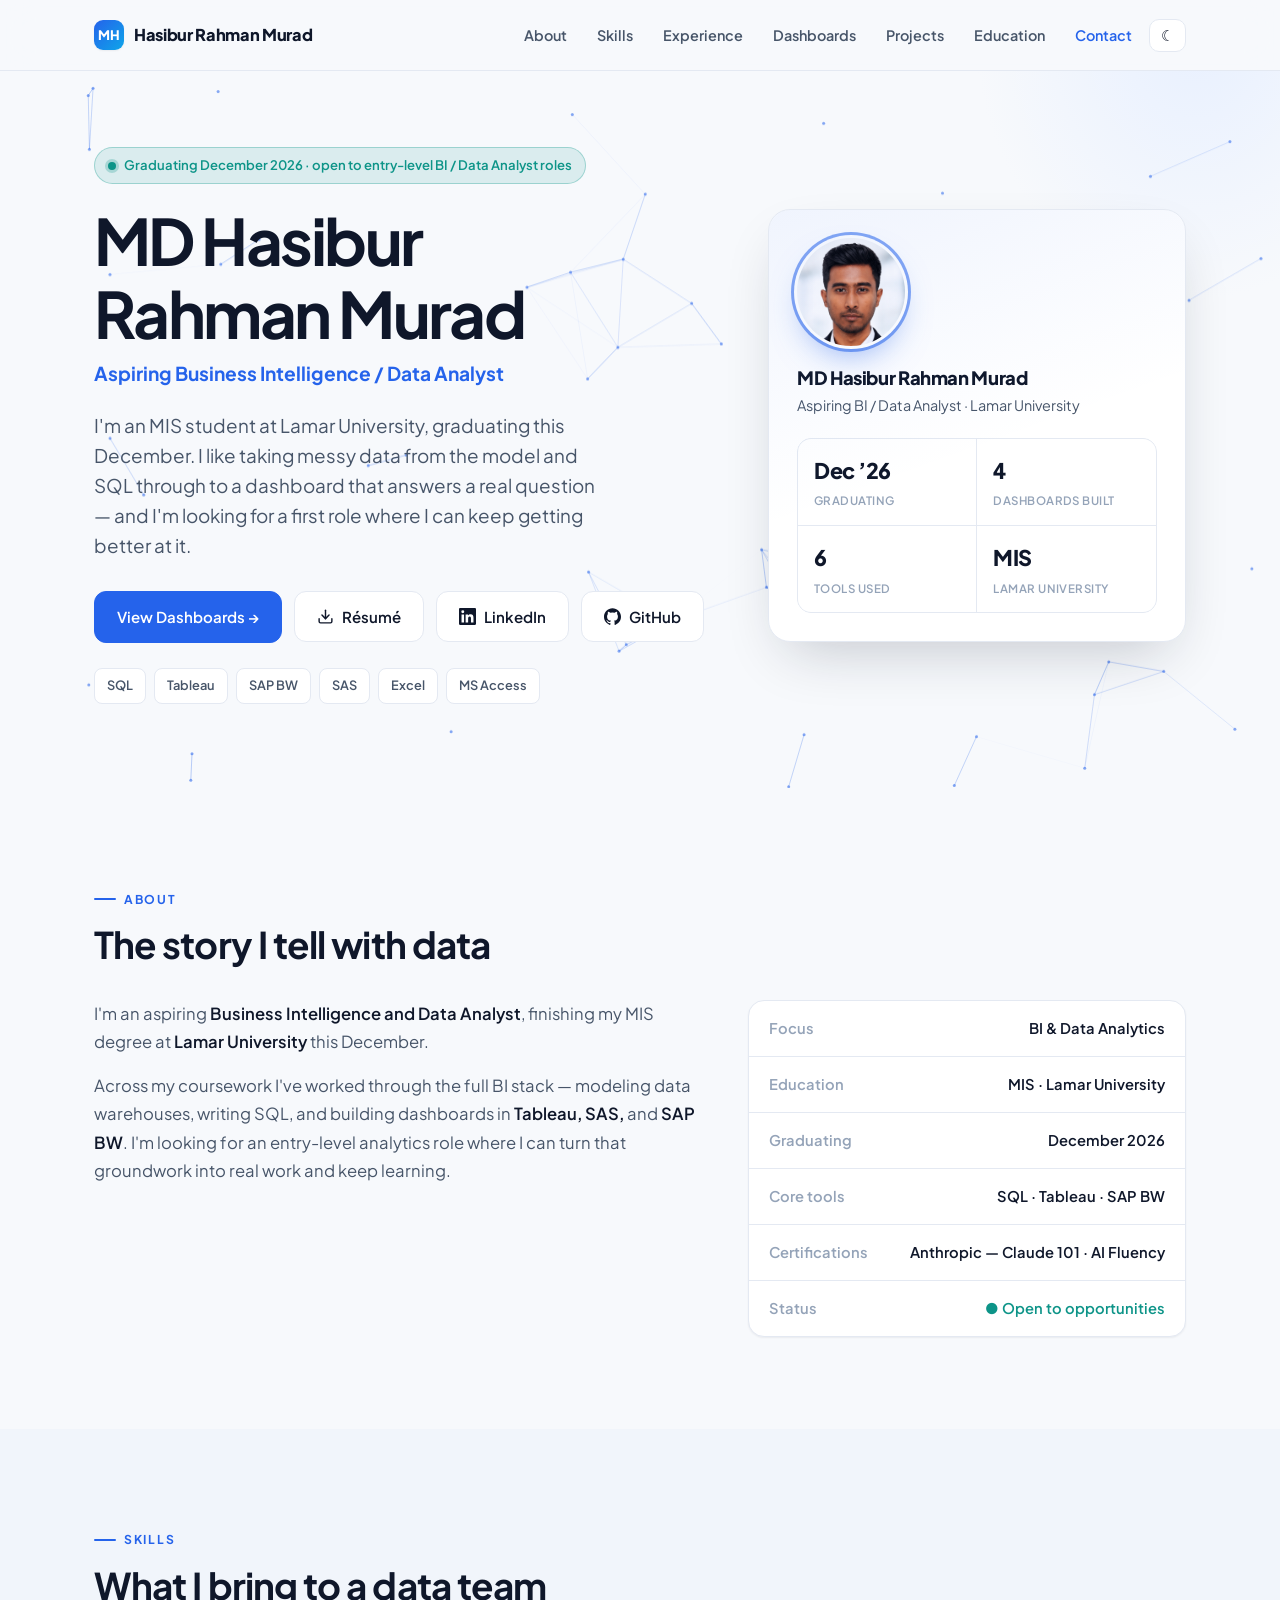
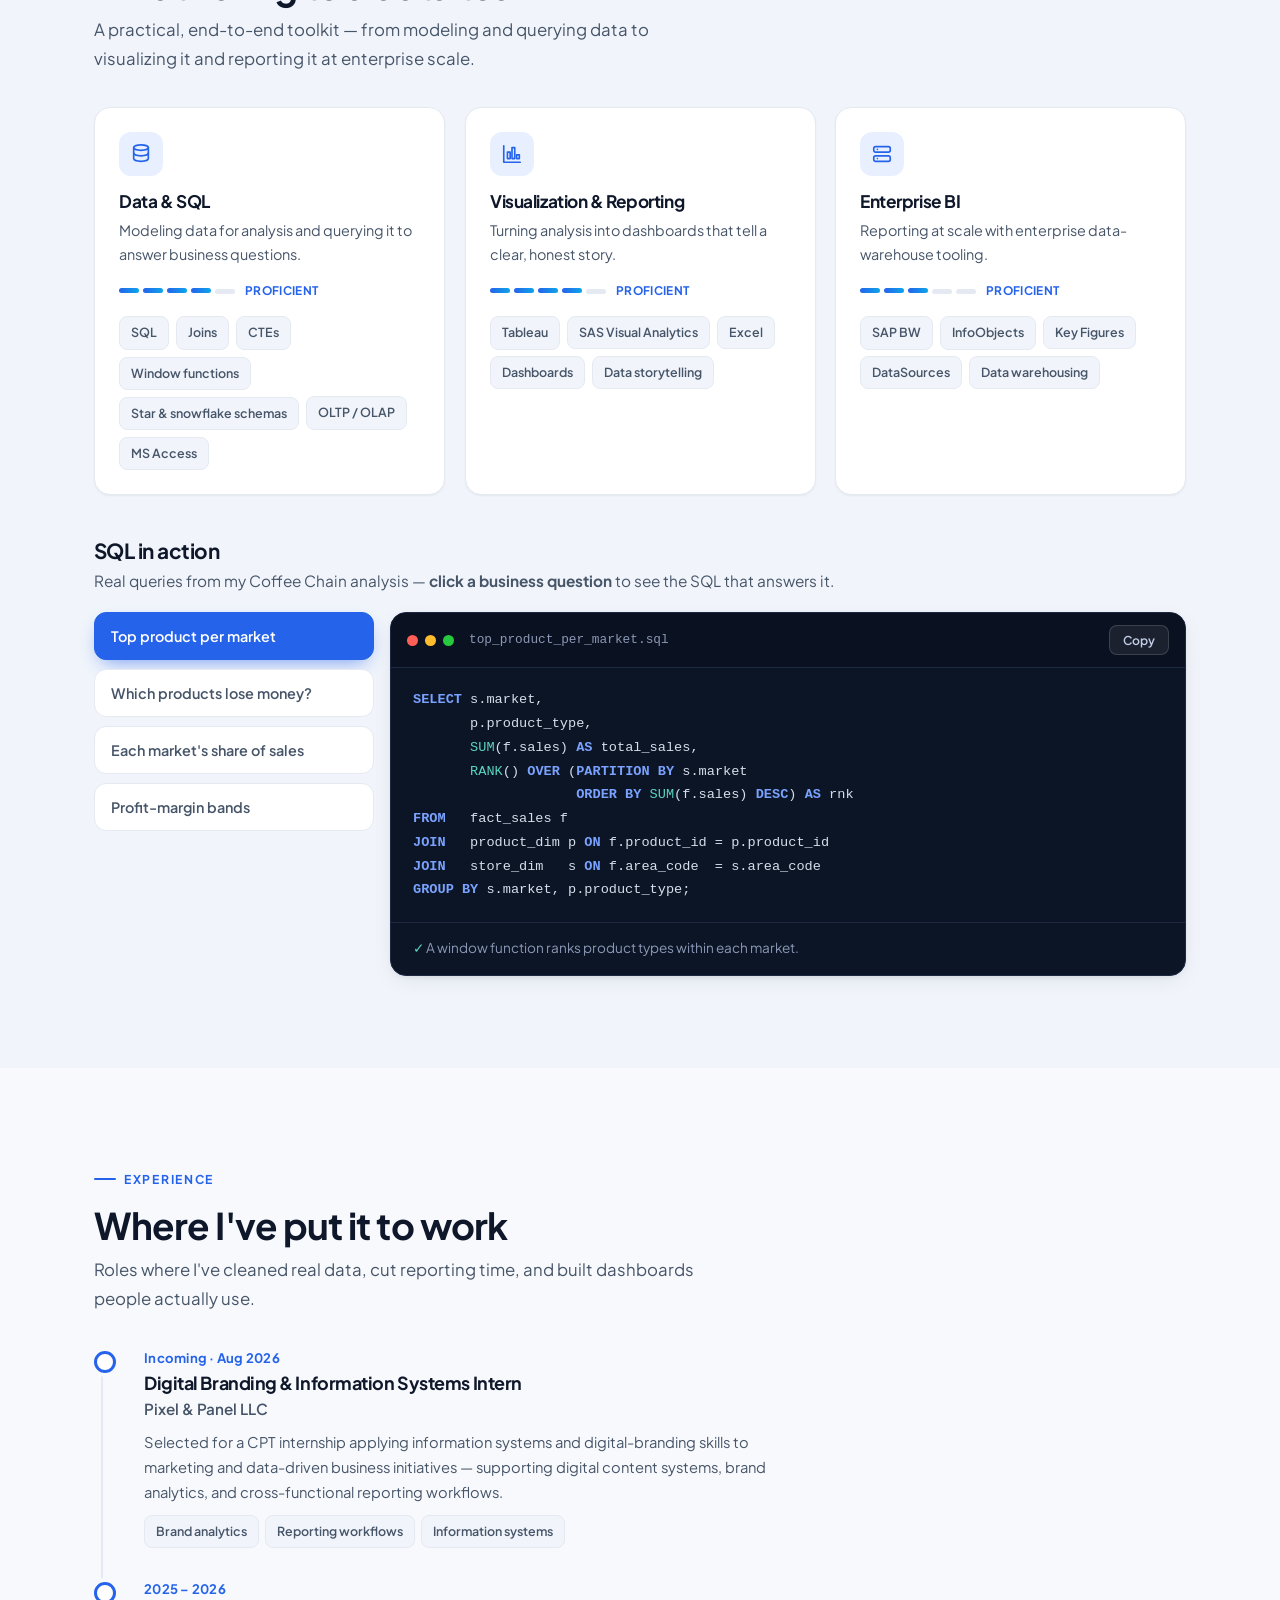
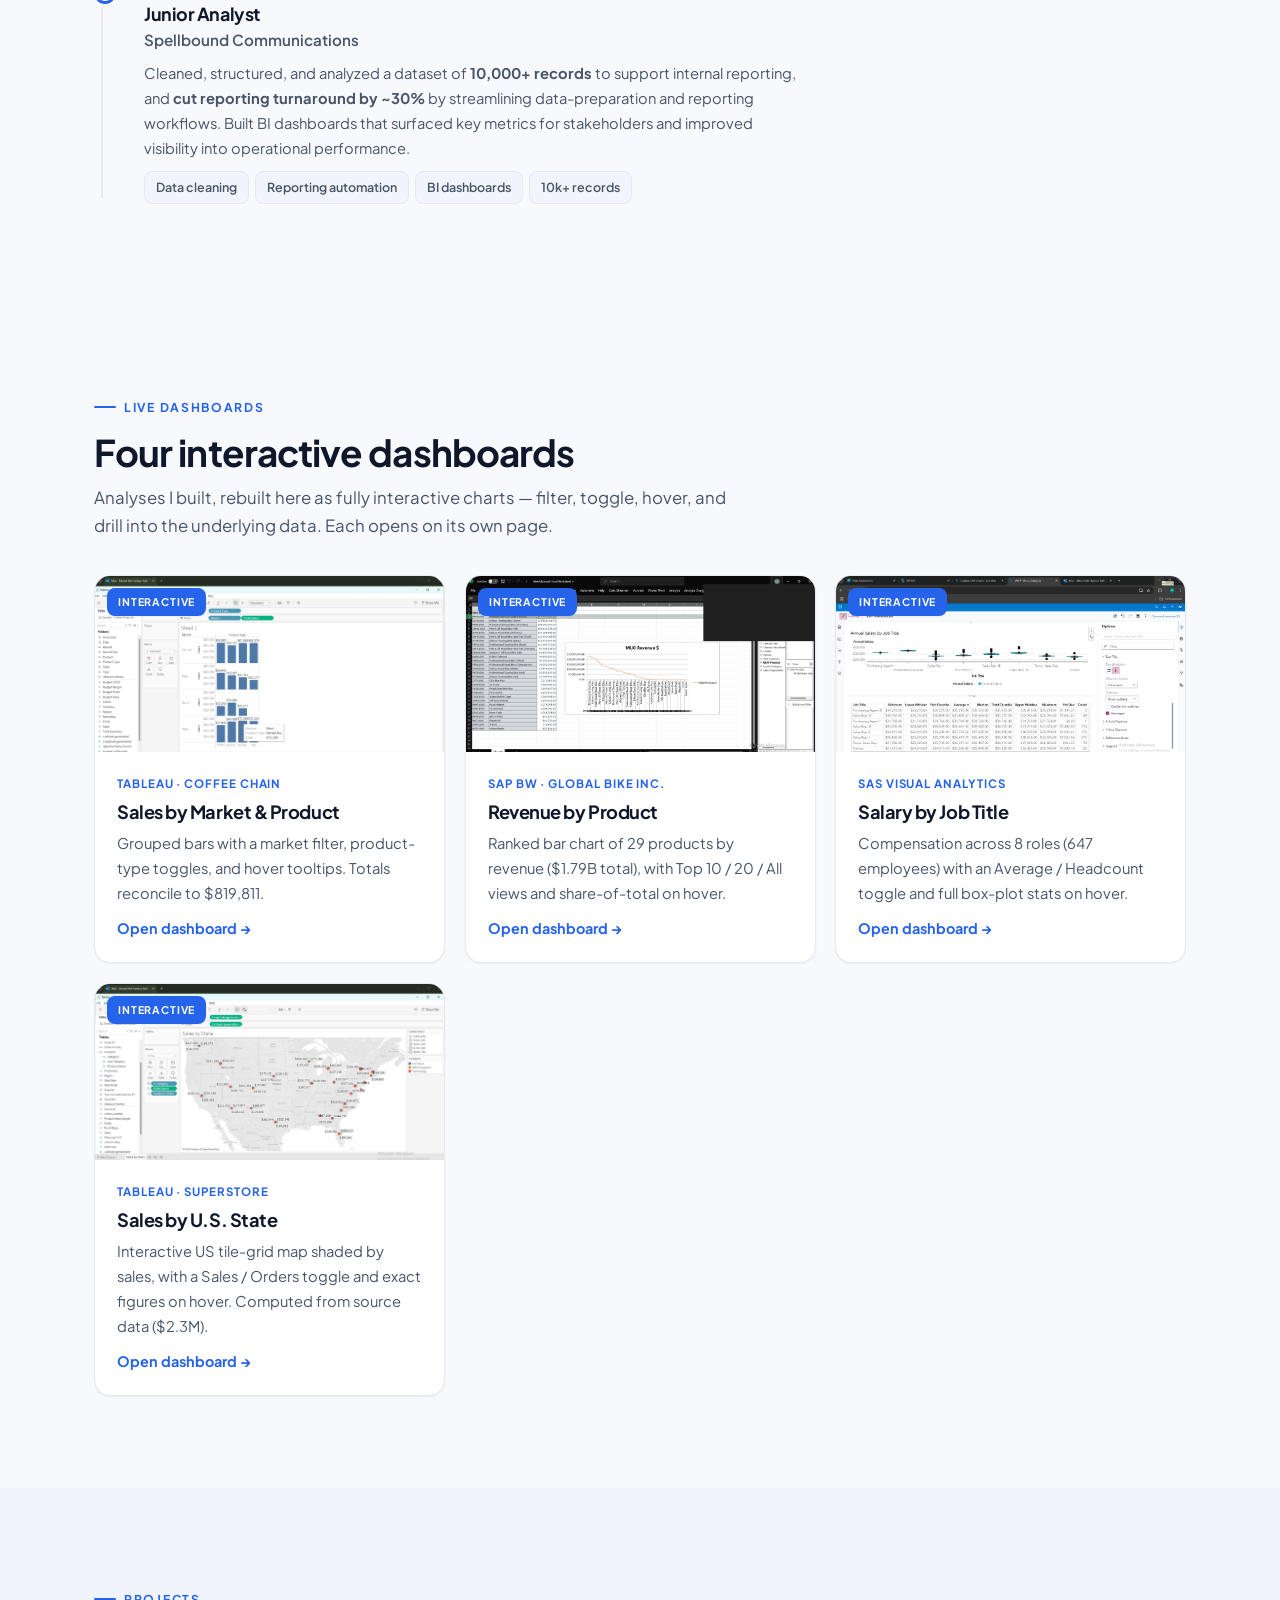
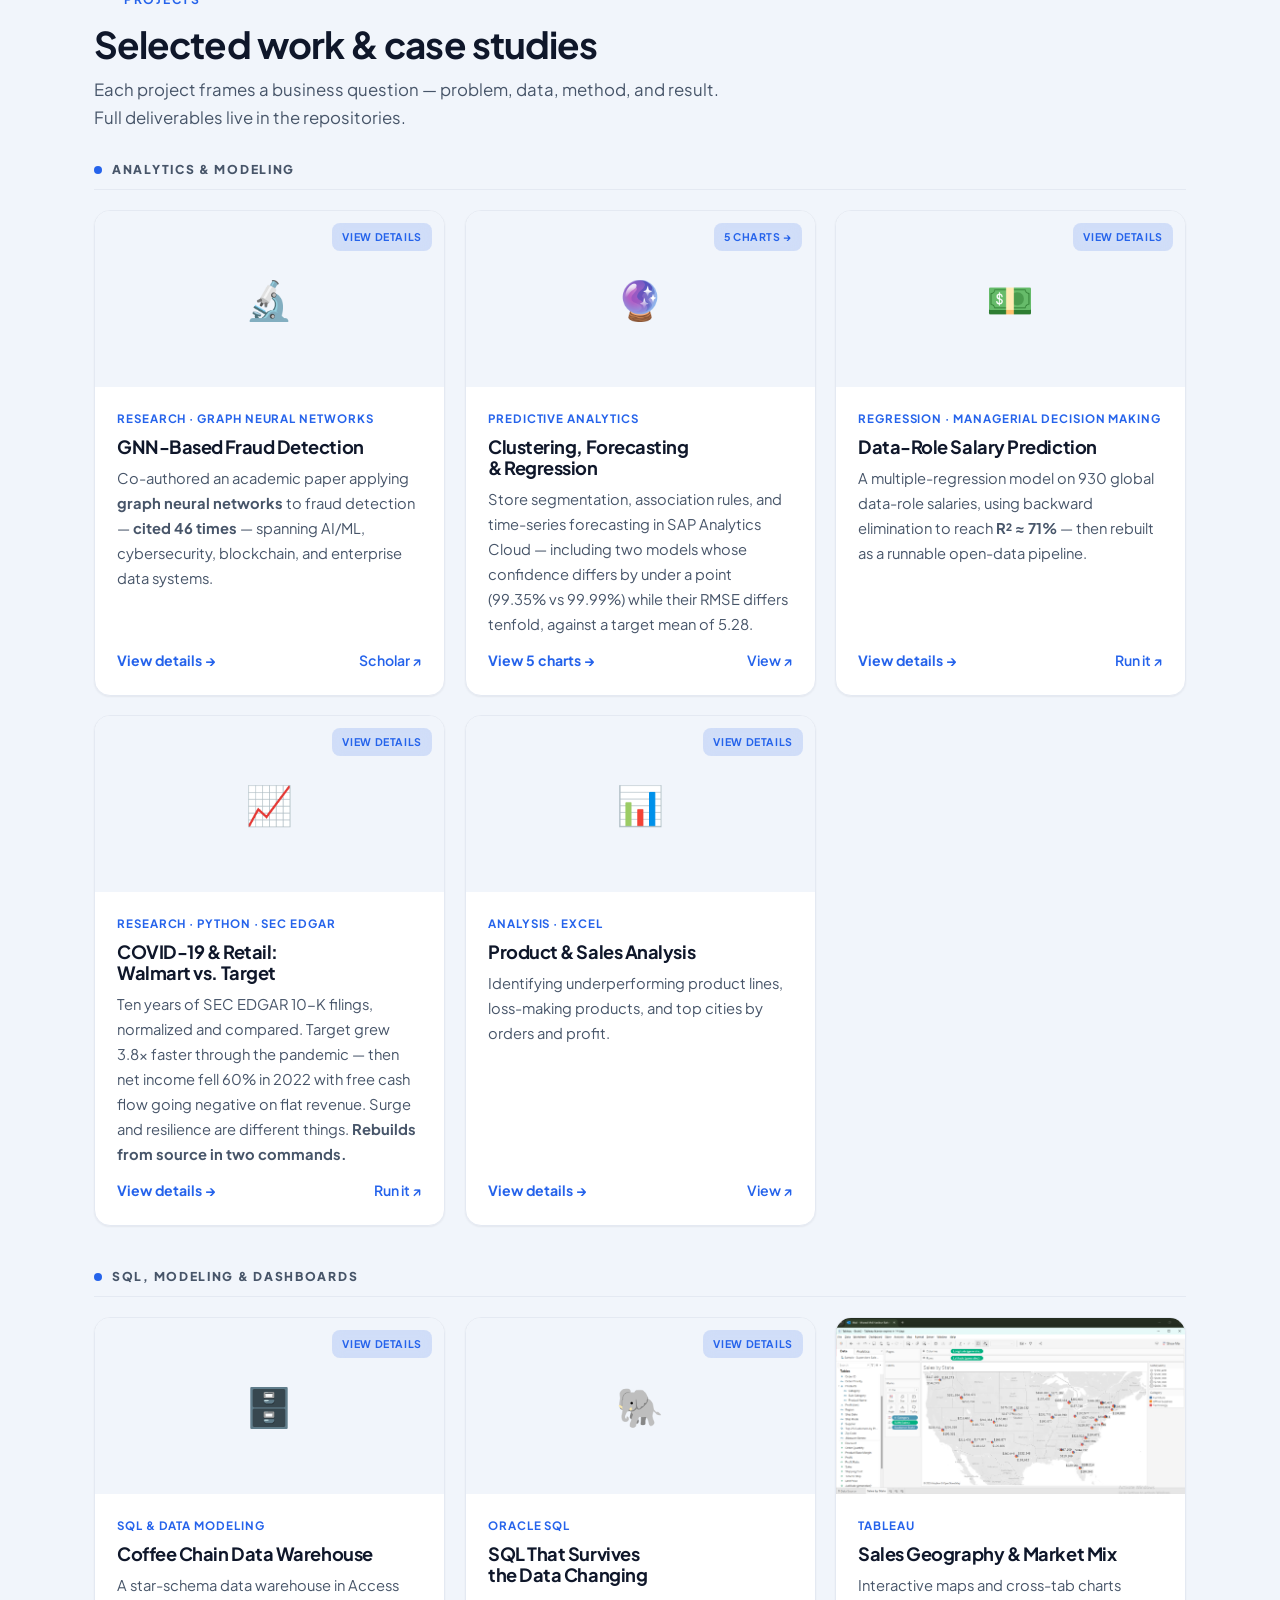
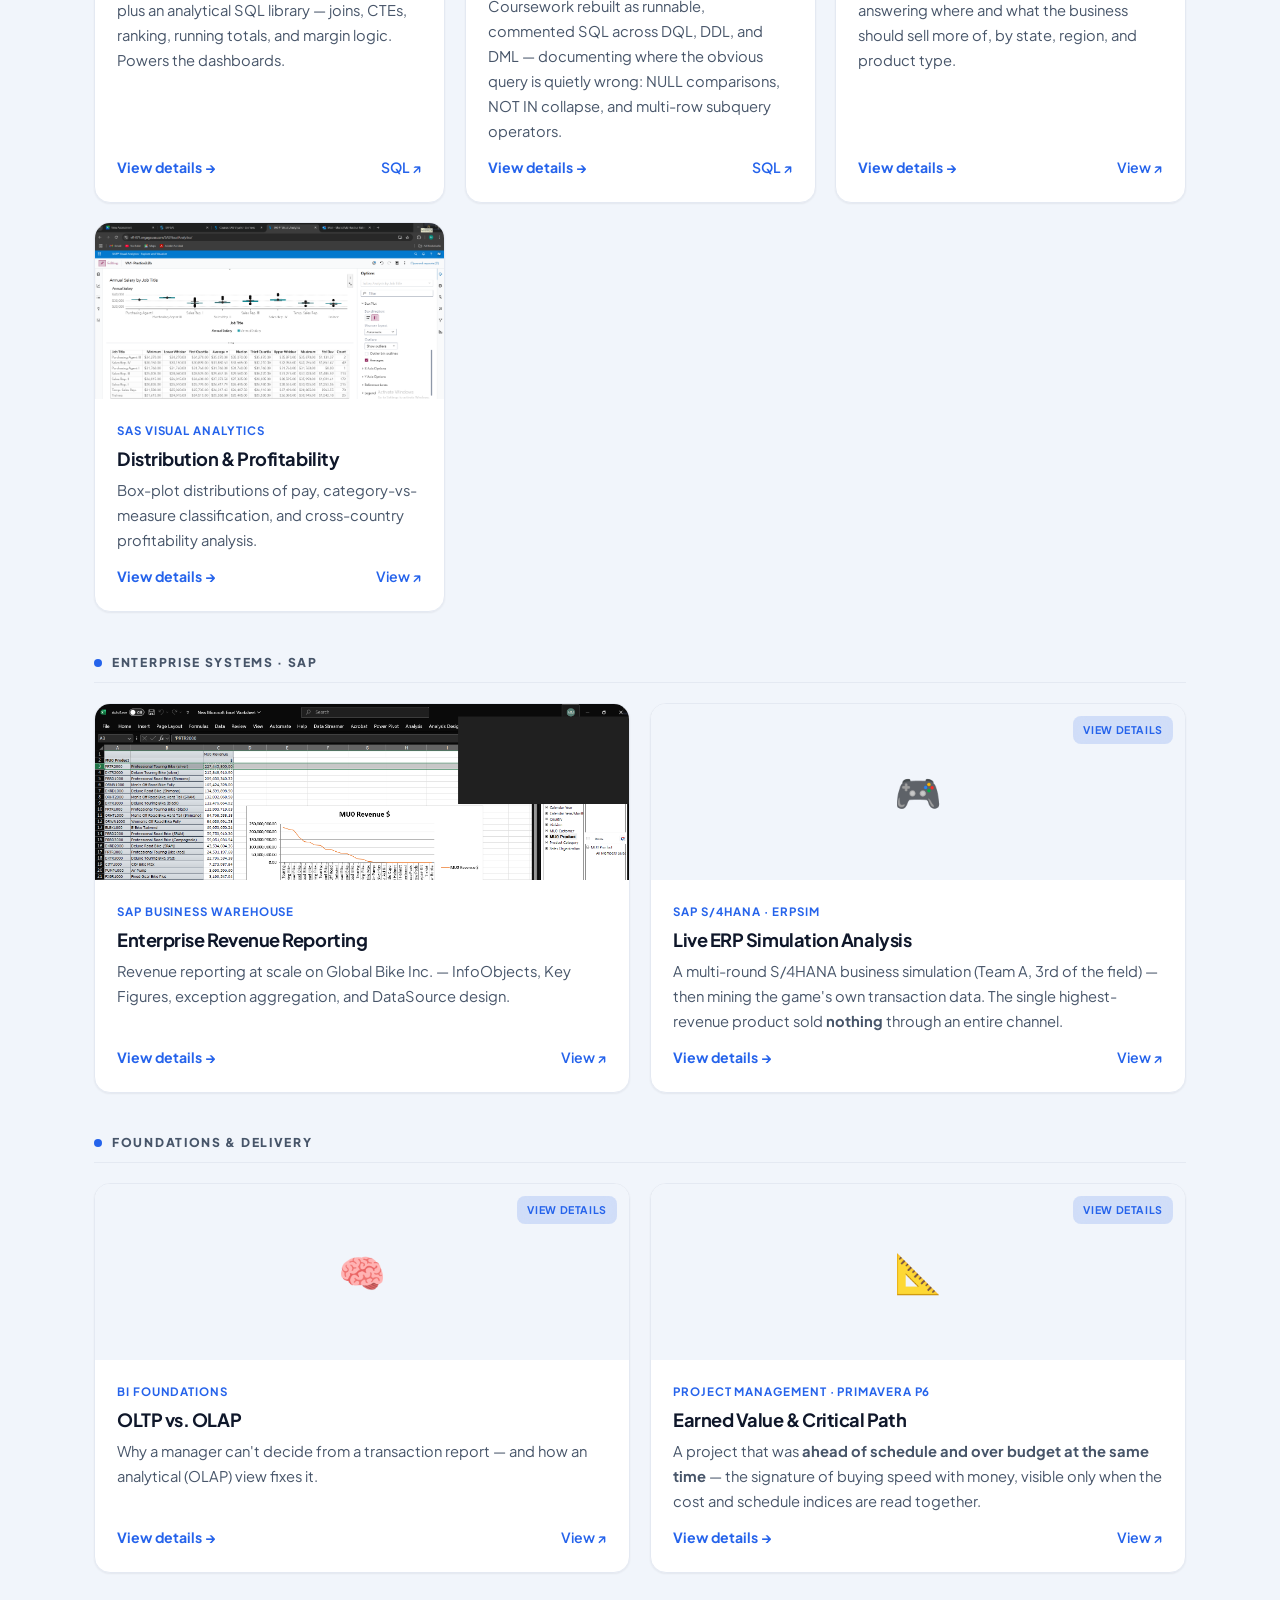
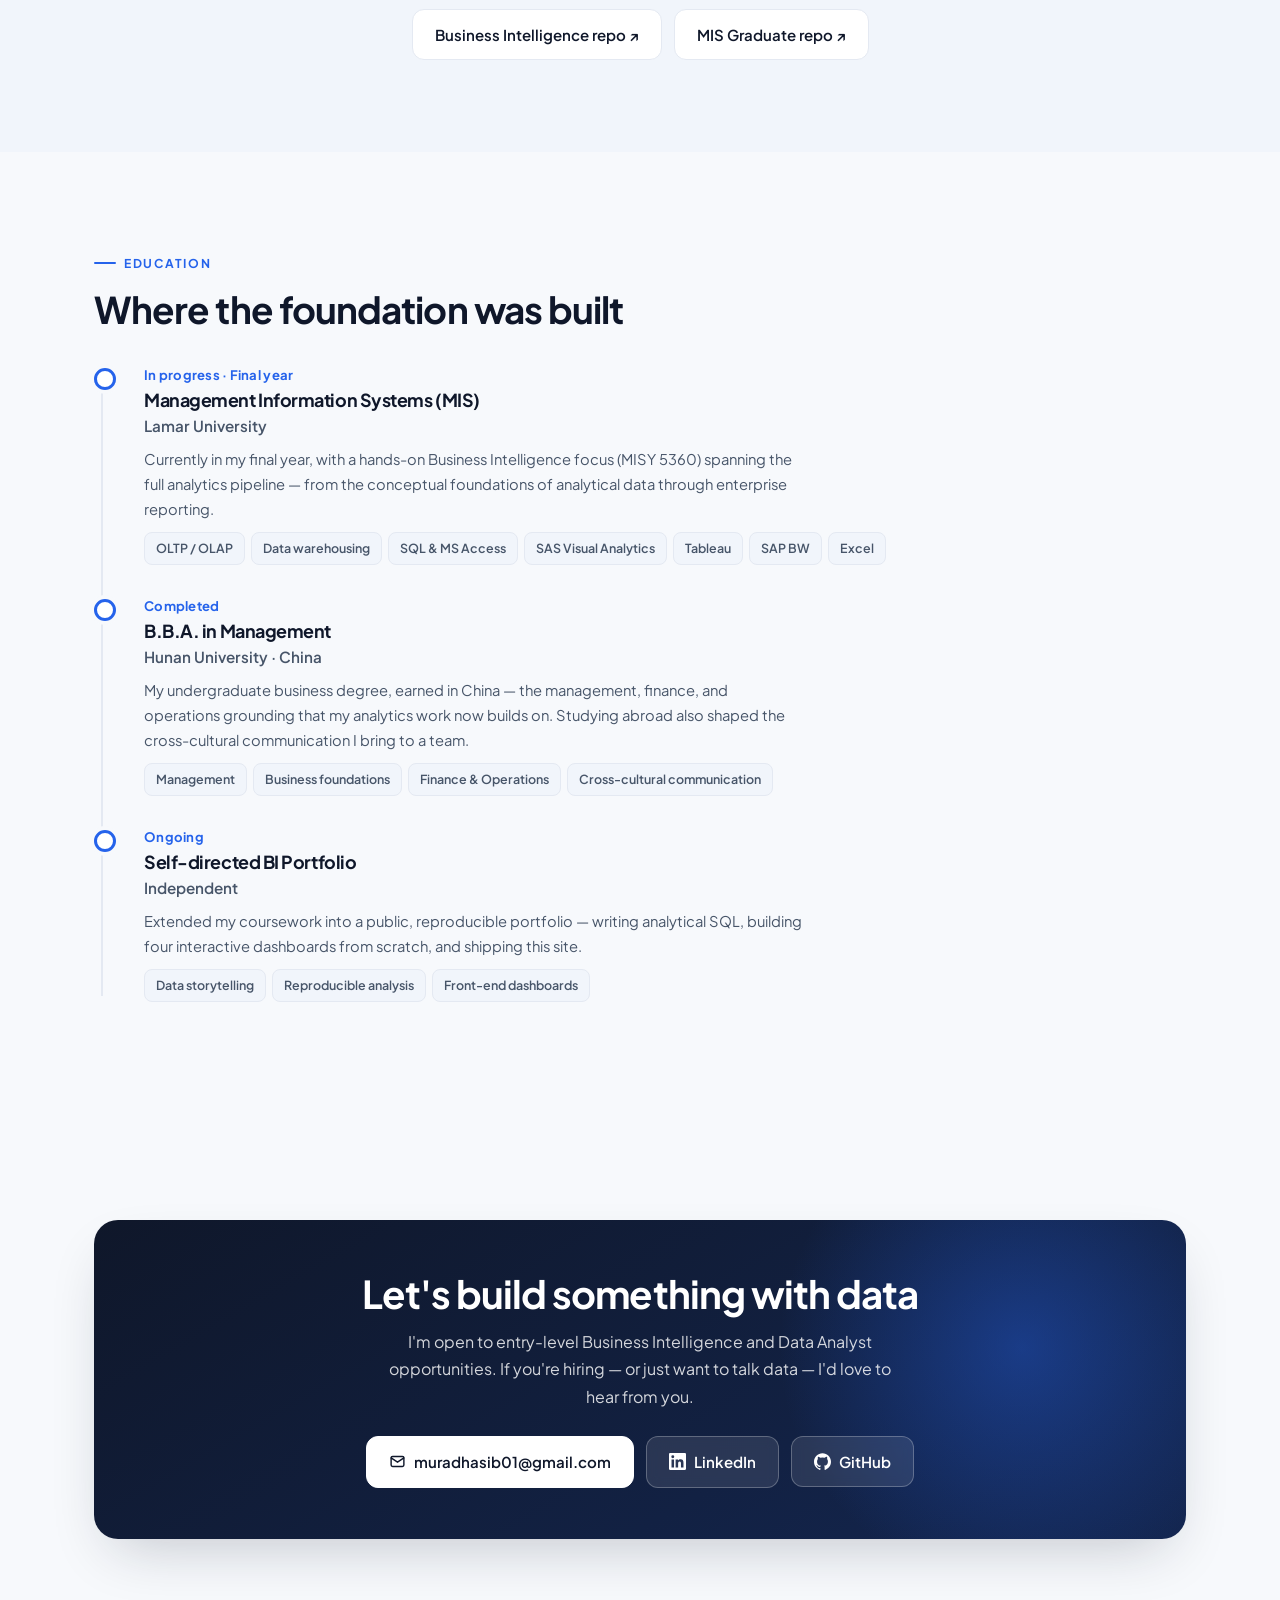
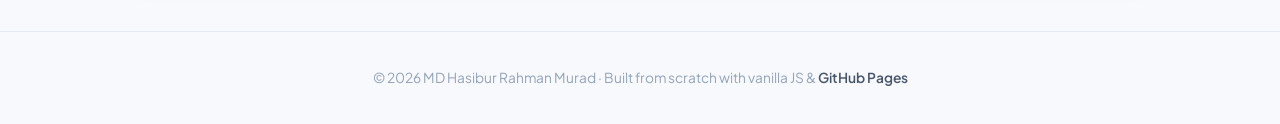
<file: index.html>
<!DOCTYPE html>
<html lang="en" data-theme="light">
<head>
<meta charset="UTF-8">
<meta name="viewport" content="width=device-width, initial-scale=1.0">
<title>MD Hasibur Rahman Murad — Business Intelligence & Data Analyst</title>
<meta name="description" content="Portfolio of MD Hasibur Rahman Murad — aspiring Business Intelligence / Data Analyst. Four interactive dashboards, SQL & dimensional modeling, Tableau, SAS, and SAP BW.">
<link rel="preconnect" href="https://fonts.googleapis.com">
<link rel="preconnect" href="https://fonts.gstatic.com" crossorigin>
<link href="https://fonts.googleapis.com/css2?family=Plus+Jakarta+Sans:wght@400;500;600;700;800&display=swap" rel="stylesheet">
<link rel="stylesheet" href="style.css">
</head>
<body>
<div id="progress"></div>

<nav><div class="nav-inner">
  <span class="brand"><span class="mono-mark">MH</span> Hasibur Rahman Murad</span>
  <div class="nav-links">
    <a href="#about">About</a>
    <a href="#skills">Skills</a>
    <a href="#experience">Experience</a>
    <a href="#dashboards">Dashboards</a>
    <a href="#projects">Projects</a>
    <a href="#education">Education</a>
    <a href="#contact">Contact</a>
    <button class="menubtn" id="menuBtn" aria-label="Menu">☰</button>
    <button class="themebtn" id="themeToggle" title="Toggle theme" aria-label="Toggle light/dark theme">☾</button>
  </div>
</div></nav>

<!-- HERO -->
<header class="hero">
  <canvas id="fx" aria-hidden="true"></canvas>
  <div class="wrap hero-grid">
    <div class="reveal">
      <span class="status"><span class="dot"></span>Graduating December 2026 · open to entry-level BI / Data Analyst roles</span>
      <h1>MD Hasibur<br>Rahman Murad</h1>
      <div class="role">Aspiring Business Intelligence / Data Analyst</div>
      <p class="vp">I'm an MIS student at Lamar University, graduating this December. I like taking messy data from the model and SQL through to a dashboard that answers a real question — and I'm looking for a first role where I can keep getting better at it.</p>
      <div class="cta">
        <a class="btn primary" href="#dashboards">View Dashboards →</a>
        <a class="btn" href="assets/MD-Hasibur-Rahman-Murad-CV.pdf" download="MD-Hasibur-Rahman-Murad-CV.pdf"><svg viewBox="0 0 24 24" width="17" height="17" fill="none" stroke="currentColor" stroke-width="2" stroke-linecap="round" stroke-linejoin="round" aria-hidden="true"><path d="M21 15v4a2 2 0 0 1-2 2H5a2 2 0 0 1-2-2v-4"/><path d="M7 10l5 5 5-5"/><path d="M12 15V3"/></svg>Résumé</a>
        <a class="btn" href="https://www.linkedin.com/in/hasibur-rahman-murad" target="_blank" rel="noopener"><svg viewBox="0 0 24 24" width="17" height="17" fill="currentColor" aria-hidden="true"><path d="M20.45 20.45h-3.56v-5.57c0-1.33-.03-3.04-1.85-3.04-1.86 0-2.14 1.45-2.14 2.94v5.67H9.35V9h3.41v1.56h.05c.48-.9 1.64-1.85 3.37-1.85 3.6 0 4.27 2.37 4.27 5.46v6.28zM5.34 7.43a2.06 2.06 0 1 1 0-4.13 2.06 2.06 0 0 1 0 4.13zM7.12 20.45H3.56V9h3.56v11.45zM22.22 0H1.77C.79 0 0 .77 0 1.73v20.54C0 23.22.79 24 1.77 24h20.45c.98 0 1.78-.78 1.78-1.73V1.73C24 .77 23.2 0 22.22 0z"/></svg>LinkedIn</a>
        <a class="btn" href="https://github.com/muradhasib01" target="_blank" rel="noopener"><svg viewBox="0 0 24 24" width="17" height="17" fill="currentColor" aria-hidden="true"><path d="M12 .5C5.37.5 0 5.87 0 12.5c0 5.3 3.44 9.8 8.21 11.39.6.11.82-.26.82-.58 0-.28-.01-1.04-.02-2.04-3.34.72-4.04-1.61-4.04-1.61-.55-1.39-1.34-1.76-1.34-1.76-1.09-.75.08-.73.08-.73 1.2.08 1.84 1.24 1.84 1.24 1.07 1.83 2.81 1.3 3.5.99.1-.78.42-1.31.76-1.61-2.67-.3-5.47-1.34-5.47-5.95 0-1.31.47-2.39 1.24-3.23-.13-.3-.54-1.52.11-3.18 0 0 1.01-.32 3.3 1.23a11.5 11.5 0 0 1 6.01 0c2.29-1.55 3.29-1.23 3.29-1.23.66 1.66.25 2.88.12 3.18.77.84 1.24 1.92 1.24 3.23 0 4.62-2.81 5.64-5.49 5.94.43.37.81 1.1.81 2.22 0 1.6-.02 2.9-.02 3.29 0 .32.22.7.83.58C20.57 22.3 24 17.79 24 12.5 24 5.87 18.63.5 12 .5z"/></svg>GitHub</a>
      </div>
      <div class="toolrow">
        <span class="tool">SQL</span><span class="tool">Tableau</span><span class="tool">SAP BW</span>
        <span class="tool">SAS</span><span class="tool">Excel</span><span class="tool">MS Access</span>
      </div>
    </div>
    <div class="reveal">
      <div class="credcard">
        <img class="cred-photo" src="assets/profile.png" alt="MD Hasibur Rahman Murad — headshot" width="108" height="108">
        <div class="credname">MD Hasibur Rahman Murad</div>
        <div class="credrole">Aspiring BI / Data Analyst · Lamar University</div>
        <div class="credstats">
          <div class="cs"><div class="n">Dec ’26</div><div class="l">Graduating</div></div>
          <div class="cs"><div class="n" data-count="4">0</div><div class="l">Dashboards built</div></div>
          <div class="cs"><div class="n" data-count="6">0</div><div class="l">Tools used</div></div>
          <div class="cs"><div class="n">MIS</div><div class="l">Lamar University</div></div>
        </div>
      </div>
    </div>
  </div>
</header>

<!-- ABOUT -->
<section id="about">
  <div class="wrap reveal">
    <div class="sec-head">
      <span class="eyebrow">About</span>
      <h2 class="h">The story I tell with data</h2>
    </div>
    <div class="about-grid">
      <div class="about-body">
        <p>I'm an aspiring <strong>Business Intelligence and Data Analyst</strong>, finishing my MIS degree at <strong>Lamar University</strong> this December.</p>
        <p>Across my coursework I've worked through the full BI stack — modeling data warehouses, writing SQL, and building dashboards in <strong>Tableau, SAS,</strong> and <strong>SAP BW</strong>. I'm looking for an entry-level analytics role where I can turn that groundwork into real work and keep learning.</p>
      </div>
      <div class="facts">
        <div class="row"><span class="k">Focus</span><span class="v">BI &amp; Data Analytics</span></div>
        <div class="row"><span class="k">Education</span><span class="v">MIS · Lamar University</span></div>
        <div class="row"><span class="k">Graduating</span><span class="v">December 2026</span></div>
        <div class="row"><span class="k">Core tools</span><span class="v">SQL · Tableau · SAP BW</span></div>
        <div class="row"><span class="k">Certifications</span><span class="v">Anthropic — Claude 101 · AI Fluency</span></div>
        <div class="row"><span class="k">Status</span><span class="v ok">● Open to opportunities</span></div>
      </div>
    </div>
  </div>
</section>

<!-- SKILLS -->
<section id="skills" style="background:var(--surface-2)">
  <div class="wrap reveal">
    <div class="sec-head">
      <span class="eyebrow">Skills</span>
      <h2 class="h">What I bring to a data team</h2>
      <p class="lead">A practical, end-to-end toolkit — from modeling and querying data to visualizing it and reporting it at enterprise scale.</p>
    </div>
    <div class="grid skills-grid">
      <div class="skill-card">
        <div class="ico"><svg viewBox="0 0 24 24" width="22" height="22" fill="none" stroke="currentColor" stroke-width="1.8" stroke-linecap="round" stroke-linejoin="round"><ellipse cx="12" cy="5" rx="8" ry="3"/><path d="M4 5v6c0 1.66 3.58 3 8 3s8-1.34 8-3V5"/><path d="M4 11v6c0 1.66 3.58 3 8 3s8-1.34 8-3v-6"/></svg></div>
        <h3>Data &amp; SQL</h3>
        <p>Modeling data for analysis and querying it to answer business questions.</p>
        <div class="meter"><span class="bars"><i class="on"></i><i class="on"></i><i class="on"></i><i class="on"></i><i></i></span><span class="mlabel">Proficient</span></div>
        <div class="pills">
          <span class="pill">SQL</span><span class="pill">Joins</span><span class="pill">CTEs</span><span class="pill">Window functions</span>
          <span class="pill">Star &amp; snowflake schemas</span><span class="pill">OLTP / OLAP</span><span class="pill">MS Access</span>
        </div>
      </div>
      <div class="skill-card">
        <div class="ico"><svg viewBox="0 0 24 24" width="22" height="22" fill="none" stroke="currentColor" stroke-width="1.8" stroke-linecap="round" stroke-linejoin="round"><path d="M3 3v18h18"/><rect x="7" y="10" width="3" height="7"/><rect x="12" y="5" width="3" height="12"/><rect x="17" y="13" width="3" height="4"/></svg></div>
        <h3>Visualization &amp; Reporting</h3>
        <p>Turning analysis into dashboards that tell a clear, honest story.</p>
        <div class="meter"><span class="bars"><i class="on"></i><i class="on"></i><i class="on"></i><i class="on"></i><i></i></span><span class="mlabel">Proficient</span></div>
        <div class="pills">
          <span class="pill">Tableau</span><span class="pill">SAS Visual Analytics</span><span class="pill">Excel</span>
          <span class="pill">Dashboards</span><span class="pill">Data storytelling</span>
        </div>
      </div>
      <div class="skill-card">
        <div class="ico"><svg viewBox="0 0 24 24" width="22" height="22" fill="none" stroke="currentColor" stroke-width="1.8" stroke-linecap="round" stroke-linejoin="round"><rect x="3" y="4" width="18" height="6" rx="2"/><rect x="3" y="14" width="18" height="6" rx="2"/><path d="M7 7h.01M7 17h.01"/></svg></div>
        <h3>Enterprise BI</h3>
        <p>Reporting at scale with enterprise data-warehouse tooling.</p>
        <div class="meter"><span class="bars"><i class="on"></i><i class="on"></i><i class="on"></i><i></i><i></i></span><span class="mlabel">Proficient</span></div>
        <div class="pills">
          <span class="pill">SAP BW</span><span class="pill">InfoObjects</span><span class="pill">Key Figures</span>
          <span class="pill">DataSources</span><span class="pill">Data warehousing</span>
        </div>
      </div>
    </div>

    <div class="sql-showcase reveal">
      <div class="ssc-head">
        <h3>SQL in action</h3>
        <p>Real queries from my Coffee Chain analysis — <strong>click a business question</strong> to see the SQL that answers it.</p>
      </div>
      <div class="sql-wrap">
        <div class="sql-tabs" id="sqlTabs">
          <button class="sqltab active" data-q="0">Top product per market</button>
          <button class="sqltab" data-q="1">Which products lose money?</button>
          <button class="sqltab" data-q="2">Each market's share of sales</button>
          <button class="sqltab" data-q="3">Profit-margin bands</button>
        </div>
        <div class="sql-panel">
          <div class="sql-bar"><span class="wd r"></span><span class="wd y"></span><span class="wd g"></span><span class="fname">coffee_chain.sql</span><button class="copybtn" id="sqlCopy" type="button">Copy</button></div>
          <pre class="sql-code"><code id="sqlCode"></code></pre>
          <div class="sql-note" id="sqlNote"></div>
        </div>
      </div>
    </div>
  </div>
</section>

<!-- EXPERIENCE -->
<section id="experience">
  <div class="wrap reveal">
    <div class="sec-head">
      <span class="eyebrow">Experience</span>
      <h2 class="h">Where I've put it to work</h2>
      <p class="lead">Roles where I've cleaned real data, cut reporting time, and built dashboards people actually use.</p>
    </div>
    <div class="timeline">
      <div class="tl-item">
        <div class="tl-date">Incoming · Aug 2026</div>
        <h3>Digital Branding &amp; Information Systems Intern</h3>
        <div class="org">Pixel &amp; Panel LLC</div>
        <p>Selected for a CPT internship applying information systems and digital-branding skills to marketing and data-driven business initiatives — supporting digital content systems, brand analytics, and cross-functional reporting workflows.</p>
        <div class="tl-tags pills">
          <span class="pill">Brand analytics</span><span class="pill">Reporting workflows</span><span class="pill">Information systems</span>
        </div>
      </div>
      <div class="tl-item">
        <div class="tl-date">2025 – 2026</div>
        <h3>Junior Analyst</h3>
        <div class="org">Spellbound Communications</div>
        <p>Cleaned, structured, and analyzed a dataset of <strong>10,000+ records</strong> to support internal reporting, and <strong>cut reporting turnaround by ~30%</strong> by streamlining data-preparation and reporting workflows. Built BI dashboards that surfaced key metrics for stakeholders and improved visibility into operational performance.</p>
        <div class="tl-tags pills">
          <span class="pill">Data cleaning</span><span class="pill">Reporting automation</span><span class="pill">BI dashboards</span><span class="pill">10k+ records</span>
        </div>
      </div>
    </div>
  </div>
</section>

<!-- DASHBOARDS -->
<section id="dashboards">
  <div class="wrap reveal">
    <div class="sec-head">
      <span class="eyebrow">Live Dashboards</span>
      <h2 class="h">Four interactive dashboards</h2>
      <p class="lead">Analyses I built, rebuilt here as fully interactive charts — filter, toggle, hover, and drill into the underlying data. Each opens on its own page.</p>
    </div>
    <div class="grid gallery">
      <a class="gcard" href="coffee-chain/index.html">
        <div class="thumb"><span class="badge">Interactive</span><img src="assets/tableau-sales-by-market.png" alt="Coffee Chain sales dashboard" loading="lazy"></div>
        <div class="body"><span class="kicker">Tableau · Coffee Chain</span><h3>Sales by Market &amp; Product</h3>
          <p>Grouped bars with a market filter, product-type toggles, and hover tooltips. Totals reconcile to $819,811.</p>
          <span class="open">Open dashboard →</span></div>
      </a>
      <a class="gcard" href="sap-revenue/index.html">
        <div class="thumb"><span class="badge">Interactive</span><img src="assets/sap-bw-revenue-by-product.png" alt="SAP BW revenue dashboard" loading="lazy"></div>
        <div class="body"><span class="kicker">SAP BW · Global Bike Inc.</span><h3>Revenue by Product</h3>
          <p>Ranked bar chart of 29 products by revenue ($1.79B total), with Top 10 / 20 / All views and share-of-total on hover.</p>
          <span class="open">Open dashboard →</span></div>
      </a>
      <a class="gcard" href="sas-salary/index.html">
        <div class="thumb"><span class="badge">Interactive</span><img src="assets/sas-salary-boxplot-dashboard.png" alt="SAS salary dashboard" loading="lazy"></div>
        <div class="body"><span class="kicker">SAS Visual Analytics</span><h3>Salary by Job Title</h3>
          <p>Compensation across 8 roles (647 employees) with an Average / Headcount toggle and full box-plot stats on hover.</p>
          <span class="open">Open dashboard →</span></div>
      </a>
      <a class="gcard" href="sales-by-state/index.html">
        <div class="thumb"><span class="badge">Interactive</span><img src="assets/tableau-sales-by-state-map.png" alt="Sales by state map dashboard" loading="lazy"></div>
        <div class="body"><span class="kicker">Tableau · Superstore</span><h3>Sales by U.S. State</h3>
          <p>Interactive US tile-grid map shaded by sales, with a Sales / Orders toggle and exact figures on hover. Computed from source data ($2.3M).</p>
          <span class="open">Open dashboard →</span></div>
      </a>
    </div>
  </div>
</section>

<!-- PROJECTS -->
<section id="projects" style="background:var(--surface-2)">
  <div class="wrap reveal">
    <div class="sec-head">
      <span class="eyebrow">Projects</span>
      <h2 class="h">Selected work &amp; case studies</h2>
      <p class="lead">Each project frames a business question — problem, data, method, and result. Full deliverables live in the repositories.</p>
    </div>
    <h3 class="proj-group">Analytics &amp; Modeling</h3>
    <div class="grid projects-grid">
      <article class="proj" data-modal="research"><div class="thumb noimg">🔬<span class="peek">View details</span></div>
        <div class="body"><span class="kicker">Research · Graph Neural Networks</span><h3>GNN-Based Fraud Detection</h3>
          <p>Co-authored an academic paper applying <strong>graph neural networks</strong> to fraud detection — <strong>cited 46 times</strong> — spanning AI/ML, cybersecurity, blockchain, and enterprise data systems.</p>
          <div class="links"><span class="more">View details →</span><a href="https://scholar.google.com/citations?user=PRL0PiQAAAAJ&amp;hl=en" target="_blank" rel="noopener">Scholar ↗</a></div></div></article>
      <article class="proj" data-modal="predictive"><div class="thumb noimg">🔮<span class="peek">5 charts →</span></div>
        <div class="body"><span class="kicker">Predictive Analytics</span><h3>Clustering, Forecasting &amp; Regression</h3>
          <p>Store segmentation, association rules, and time-series forecasting in SAP Analytics Cloud — including two models whose confidence differs by under a point (99.35% vs 99.99%) while their RMSE differs tenfold, against a target mean of 5.28.</p>
          <div class="links"><span class="more">View 5 charts →</span><a href="https://github.com/muradhasib01/mis-graduate-portfolio/tree/main/01-data-mining" target="_blank" rel="noopener">View ↗</a></div></div></article>
      <article class="proj" data-modal="salary"><div class="thumb noimg">💵<span class="peek">View details</span></div>
        <div class="body"><span class="kicker">Regression · Managerial Decision Making</span><h3>Data-Role Salary Prediction</h3>
          <p>A multiple-regression model on 930 global data-role salaries, using backward elimination to reach <strong>R² ≈ 71%</strong> — then rebuilt as a runnable open-data pipeline.</p>
          <div class="links"><span class="more">View details →</span><a href="https://github.com/muradhasib01/mis-graduate-portfolio/tree/main/salary-regression" target="_blank" rel="noopener">Run it ↗</a></div></div></article>
      <article class="proj" data-modal="covid"><div class="thumb noimg">📈<span class="peek">View details</span></div>
        <div class="body"><span class="kicker">Research · Python · SEC EDGAR</span><h3>COVID-19 &amp; Retail: Walmart vs. Target</h3>
          <p>Ten years of SEC EDGAR 10-K filings, normalized and compared. Target grew 3.8× faster through the pandemic — then net income fell 60% in 2022 with free cash flow going negative on flat revenue. Surge and resilience are different things. <strong>Rebuilds from source in two commands.</strong></p>
          <div class="links"><span class="more">View details →</span><a href="https://github.com/muradhasib01/mis-graduate-portfolio/tree/main/02-data-analytics/edgar" target="_blank" rel="noopener">Run it ↗</a></div></div></article>
      <article class="proj" data-modal="excel-prod"><div class="thumb noimg">📊<span class="peek">View details</span></div>
        <div class="body"><span class="kicker">Analysis · Excel</span><h3>Product &amp; Sales Analysis</h3>
          <p>Identifying underperforming product lines, loss-making products, and top cities by orders and profit.</p>
          <div class="links"><span class="more">View details →</span><a href="https://github.com/muradhasib01/business-intelligence-portfolio/tree/main/02-data-analysis" target="_blank" rel="noopener">View ↗</a></div></div></article>
    </div>

    <h3 class="proj-group">SQL, Modeling &amp; Dashboards</h3>
    <div class="grid projects-grid">
      <article class="proj" data-modal="coffee-dw"><div class="thumb noimg">🗄️<span class="peek">View details</span></div>
        <div class="body"><span class="kicker">SQL &amp; Data Modeling</span><h3>Coffee Chain Data Warehouse</h3>
          <p>A star-schema data warehouse in Access plus an analytical SQL library — joins, CTEs, ranking, running totals, and margin logic. Powers the dashboards.</p>
          <div class="links"><span class="more">View details →</span><a href="https://github.com/muradhasib01/business-intelligence-portfolio/tree/main/03-ms-access" target="_blank" rel="noopener">SQL ↗</a></div></div></article>
      <article class="proj" data-modal="oracle-sql"><div class="thumb noimg">🐘<span class="peek">View details</span></div>
        <div class="body"><span class="kicker">Oracle SQL</span><h3>SQL That Survives the Data Changing</h3>
          <p>Coursework rebuilt as runnable, commented SQL across DQL, DDL, and DML — documenting where the obvious query is quietly wrong: NULL comparisons, NOT IN collapse, and multi-row subquery operators.</p>
          <div class="links"><span class="more">View details →</span><a href="https://github.com/muradhasib01/mis-graduate-portfolio/tree/main/03-database-management" target="_blank" rel="noopener">SQL ↗</a></div></div></article>
      <article class="proj" data-modal="tableau-geo"><div class="thumb"><span class="peek">View details</span><img src="assets/tableau-sales-by-state-map.png" alt="Tableau geographic sales map" loading="lazy"></div>
        <div class="body"><span class="kicker">Tableau</span><h3>Sales Geography &amp; Market Mix</h3>
          <p>Interactive maps and cross-tab charts answering where and what the business should sell more of, by state, region, and product type.</p>
          <div class="links"><span class="more">View details →</span><a href="https://github.com/muradhasib01/business-intelligence-portfolio/tree/main/05-tableau" target="_blank" rel="noopener">View ↗</a></div></div></article>
      <article class="proj" data-modal="sas-dist"><div class="thumb"><span class="peek">View details</span><img src="assets/sas-salary-boxplot-dashboard.png" alt="SAS box plot dashboard" loading="lazy"></div>
        <div class="body"><span class="kicker">SAS Visual Analytics</span><h3>Distribution &amp; Profitability</h3>
          <p>Box-plot distributions of pay, category-vs-measure classification, and cross-country profitability analysis.</p>
          <div class="links"><span class="more">View details →</span><a href="https://github.com/muradhasib01/business-intelligence-portfolio/tree/main/04-sas" target="_blank" rel="noopener">View ↗</a></div></div></article>
    </div>

    <h3 class="proj-group">Enterprise Systems · SAP</h3>
    <div class="grid projects-grid">
      <article class="proj" data-modal="sap-bw"><div class="thumb"><span class="peek">View details</span><img src="assets/sap-bw-revenue-by-product.png" alt="SAP BW revenue analysis" loading="lazy"></div>
        <div class="body"><span class="kicker">SAP Business Warehouse</span><h3>Enterprise Revenue Reporting</h3>
          <p>Revenue reporting at scale on Global Bike Inc. — InfoObjects, Key Figures, exception aggregation, and DataSource design.</p>
          <div class="links"><span class="more">View details →</span><a href="https://github.com/muradhasib01/business-intelligence-portfolio/tree/main/07-sap-bw" target="_blank" rel="noopener">View ↗</a></div></div></article>
      <article class="proj" data-modal="erpsim"><div class="thumb noimg">🎮<span class="peek">View details</span></div>
        <div class="body"><span class="kicker">SAP S/4HANA · ERPSim</span><h3>Live ERP Simulation Analysis</h3>
          <p>A multi-round S/4HANA business simulation (Team A, 3rd of the field) — then mining the game's own transaction data. The single highest-revenue product sold <strong>nothing</strong> through an entire channel.</p>
          <div class="links"><span class="more">View details →</span><a href="https://github.com/muradhasib01/mis-graduate-portfolio/tree/main/05-sap-enterprise" target="_blank" rel="noopener">View ↗</a></div></div></article>
    </div>

    <h3 class="proj-group">Foundations &amp; Delivery</h3>
    <div class="grid projects-grid">
      <article class="proj" data-modal="oltp-olap"><div class="thumb noimg">🧠<span class="peek">View details</span></div>
        <div class="body"><span class="kicker">BI Foundations</span><h3>OLTP vs. OLAP</h3>
          <p>Why a manager can't decide from a transaction report — and how an analytical (OLAP) view fixes it.</p>
          <div class="links"><span class="more">View details →</span><a href="https://github.com/muradhasib01/business-intelligence-portfolio/tree/main/01-oltp-olap" target="_blank" rel="noopener">View ↗</a></div></div></article>
      <article class="proj" data-modal="pm-evm"><div class="thumb noimg">📐<span class="peek">View details</span></div>
        <div class="body"><span class="kicker">Project Management · Primavera P6</span><h3>Earned Value &amp; Critical Path</h3>
          <p>A project that was <strong>ahead of schedule and over budget at the same time</strong> — the signature of buying speed with money, visible only when the cost and schedule indices are read together.</p>
          <div class="links"><span class="more">View details →</span><a href="https://github.com/muradhasib01/mis-graduate-portfolio/tree/main/04-project-management" target="_blank" rel="noopener">View ↗</a></div></div></article>
    </div>
    <p style="text-align:center;margin-top:36px;display:flex;gap:12px;justify-content:center;flex-wrap:wrap">
      <a class="btn" href="https://github.com/muradhasib01/business-intelligence-portfolio" target="_blank" rel="noopener">Business Intelligence repo ↗</a>
      <a class="btn" href="https://github.com/muradhasib01/mis-graduate-portfolio" target="_blank" rel="noopener">MIS Graduate repo ↗</a>
    </p>
  </div>
</section>

<!-- EDUCATION -->
<section id="education">
  <div class="wrap reveal">
    <div class="sec-head">
      <span class="eyebrow">Education</span>
      <h2 class="h">Where the foundation was built</h2>
    </div>
    <div class="timeline">
      <div class="tl-item">
        <div class="tl-date">In progress · Final year</div>
        <h3>Management Information Systems (MIS)</h3>
        <div class="org">Lamar University</div>
        <p>Currently in my final year, with a hands-on Business Intelligence focus (MISY 5360) spanning the full analytics pipeline — from the conceptual foundations of analytical data through enterprise reporting.</p>
        <div class="tl-tags pills">
          <span class="pill">OLTP / OLAP</span><span class="pill">Data warehousing</span><span class="pill">SQL &amp; MS Access</span>
          <span class="pill">SAS Visual Analytics</span><span class="pill">Tableau</span><span class="pill">SAP BW</span><span class="pill">Excel</span>
        </div>
      </div>
      <div class="tl-item">
        <div class="tl-date">Completed</div>
        <h3>B.B.A. in Management</h3>
        <div class="org">Hunan University · China</div>
        <p>My undergraduate business degree, earned in China — the management, finance, and operations grounding that my analytics work now builds on. Studying abroad also shaped the cross-cultural communication I bring to a team.</p>
        <div class="tl-tags pills">
          <span class="pill">Management</span><span class="pill">Business foundations</span><span class="pill">Finance &amp; Operations</span><span class="pill">Cross-cultural communication</span>
        </div>
      </div>
      <div class="tl-item">
        <div class="tl-date">Ongoing</div>
        <h3>Self-directed BI Portfolio</h3>
        <div class="org">Independent</div>
        <p>Extended my coursework into a public, reproducible portfolio — writing analytical SQL, building four interactive dashboards from scratch, and shipping this site.</p>
        <div class="tl-tags pills">
          <span class="pill">Data storytelling</span><span class="pill">Reproducible analysis</span><span class="pill">Front-end dashboards</span>
        </div>
      </div>
    </div>
  </div>
</section>

<!-- CONTACT -->
<section id="contact">
  <div class="wrap reveal">
    <div class="contact-card">
      <h2>Let's build something with data</h2>
      <p>I'm open to entry-level Business Intelligence and Data Analyst opportunities. If you're hiring — or just want to talk data — I'd love to hear from you.</p>
      <div class="cbtns">
        <a class="btn primary" href="mailto:muradhasib01@gmail.com"><svg viewBox="0 0 24 24" width="17" height="17" fill="none" stroke="currentColor" stroke-width="2" stroke-linecap="round" stroke-linejoin="round" aria-hidden="true"><rect x="3" y="5" width="18" height="14" rx="2"/><path d="m3 7 9 6 9-6"/></svg>muradhasib01@gmail.com</a>
        <a class="btn" href="https://www.linkedin.com/in/hasibur-rahman-murad" target="_blank" rel="noopener"><svg viewBox="0 0 24 24" width="17" height="17" fill="currentColor" aria-hidden="true"><path d="M20.45 20.45h-3.56v-5.57c0-1.33-.03-3.04-1.85-3.04-1.86 0-2.14 1.45-2.14 2.94v5.67H9.35V9h3.41v1.56h.05c.48-.9 1.64-1.85 3.37-1.85 3.6 0 4.27 2.37 4.27 5.46v6.28zM5.34 7.43a2.06 2.06 0 1 1 0-4.13 2.06 2.06 0 0 1 0 4.13zM7.12 20.45H3.56V9h3.56v11.45zM22.22 0H1.77C.79 0 0 .77 0 1.73v20.54C0 23.22.79 24 1.77 24h20.45c.98 0 1.78-.78 1.78-1.73V1.73C24 .77 23.2 0 22.22 0z"/></svg>LinkedIn</a>
        <a class="btn" href="https://github.com/muradhasib01" target="_blank" rel="noopener"><svg viewBox="0 0 24 24" width="17" height="17" fill="currentColor" aria-hidden="true"><path d="M12 .5C5.37.5 0 5.87 0 12.5c0 5.3 3.44 9.8 8.21 11.39.6.11.82-.26.82-.58 0-.28-.01-1.04-.02-2.04-3.34.72-4.04-1.61-4.04-1.61-.55-1.39-1.34-1.76-1.34-1.76-1.09-.75.08-.73.08-.73 1.2.08 1.84 1.24 1.84 1.24 1.07 1.83 2.81 1.3 3.5.99.1-.78.42-1.31.76-1.61-2.67-.3-5.47-1.34-5.47-5.95 0-1.31.47-2.39 1.24-3.23-.13-.3-.54-1.52.11-3.18 0 0 1.01-.32 3.3 1.23a11.5 11.5 0 0 1 6.01 0c2.29-1.55 3.29-1.23 3.29-1.23.66 1.66.25 2.88.12 3.18.77.84 1.24 1.92 1.24 3.23 0 4.62-2.81 5.64-5.49 5.94.43.37.81 1.1.81 2.22 0 1.6-.02 2.9-.02 3.29 0 .32.22.7.83.58C20.57 22.3 24 17.79 24 12.5 24 5.87 18.63.5 12 .5z"/></svg>GitHub</a>
      </div>
    </div>
  </div>
</section>

<footer><div class="wrap">© <span id="yr"></span> MD Hasibur Rahman Murad · Built from scratch with vanilla JS &amp; <a href="https://github.com/muradhasib01/muradhasib01.github.io" target="_blank" rel="noopener">GitHub Pages</a></div></footer>

<button id="toTop" aria-label="Back to top">↑</button>

<dialog class="pm" id="projModal" aria-labelledby="pmTitle"></dialog>

<script src="common.js"></script>
</body>
</html>
</file>
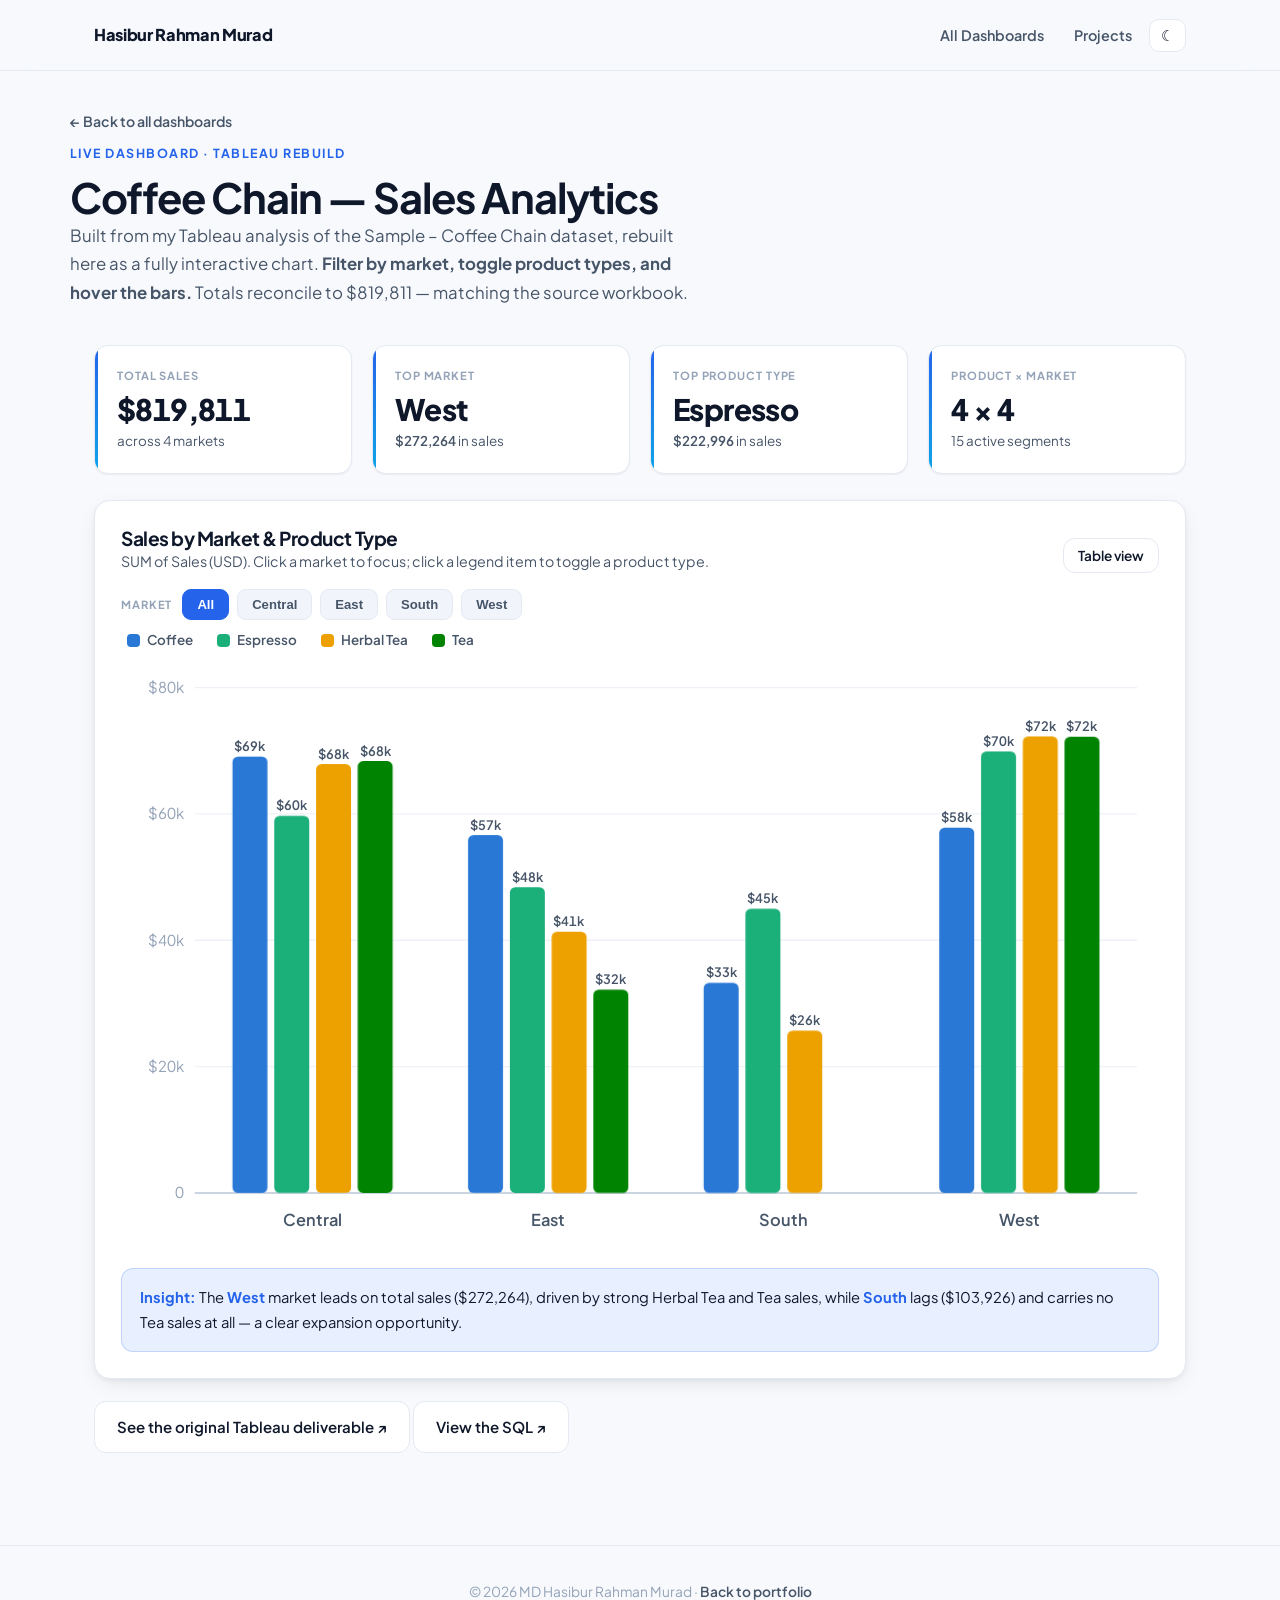
<file: coffee-chain/index.html>
<!DOCTYPE html>
<html lang="en">
<head>
<meta charset="UTF-8">
<meta name="viewport" content="width=device-width, initial-scale=1.0">
<title>Coffee Chain Sales Dashboard — MD Hasibur Rahman Murad</title>
<meta name="description" content="Interactive Coffee Chain sales dashboard — sales by market and product type, built from a Tableau analysis by MD Hasibur Rahman Murad.">
<link rel="preconnect" href="https://fonts.googleapis.com">
<link rel="preconnect" href="https://fonts.gstatic.com" crossorigin>
<link href="https://fonts.googleapis.com/css2?family=Plus+Jakarta+Sans:wght@400;500;600;700;800&display=swap" rel="stylesheet">
<link rel="stylesheet" href="../style.css">
</head>
<body>
<div id="progress"></div>
<nav><div class="nav-inner">
  <a class="brand" href="../index.html">Hasibur&nbsp;Rahman&nbsp;Murad</a>
  <div class="nav-links">
    <a href="../index.html#dashboards">All Dashboards</a>
    <a href="../index.html#projects">Projects</a>
    <button class="menubtn" id="menuBtn" aria-label="Menu">&#9776;</button>
    <button class="themebtn" id="themeToggle" aria-label="Toggle theme">🌗</button>
  </div>
</div></nav>

<div class="wrap dpage-top">
  <a class="backlink" href="../index.html#dashboards">← Back to all dashboards</a>
  <div class="dpage-title reveal">
    <div class="role">Live Dashboard · Tableau rebuild</div>
    <h1>Coffee Chain — Sales Analytics</h1>
    <p class="lead">Built from my Tableau analysis of the Sample&nbsp;–&nbsp;Coffee&nbsp;Chain dataset, rebuilt here as a fully interactive
      chart. <strong>Filter by market, toggle product types, and hover the bars.</strong> Totals reconcile to $819,811 — matching the source workbook.</p>
  </div>
</div>

<section style="padding-top:26px">
  <div class="wrap reveal">
    <div class="grid kpis">
      <div class="kpi"><div class="label">Total Sales</div><div class="val" data-count="819811" data-prefix="$">$0</div><div class="sub">across 4 markets</div></div>
      <div class="kpi"><div class="label">Top Market</div><div class="val">West</div><div class="sub"><span data-count="272264" data-prefix="$">$0</span> in sales</div></div>
      <div class="kpi"><div class="label">Top Product Type</div><div class="val">Espresso</div><div class="sub"><span data-count="222996" data-prefix="$">$0</span> in sales</div></div>
      <div class="kpi"><div class="label">Product × Market</div><div class="val">4 &times; 4</div><div class="sub">15 active segments</div></div>
    </div>

    <div class="dash">
      <div class="dash-head">
        <div><h3>Sales by Market &amp; Product Type</h3><p>SUM of Sales (USD). Click a market to focus; click a legend item to toggle a product type.</p></div>
        <button class="btn" id="tableToggle" style="padding:8px 14px;font-size:.85rem">Table view</button>
      </div>
      <div class="controls" id="marketControls">
        <span class="ctl-label">Market</span>
        <button class="chip active" data-market="All">All</button>
        <button class="chip" data-market="Central">Central</button>
        <button class="chip" data-market="East">East</button>
        <button class="chip" data-market="South">South</button>
        <button class="chip" data-market="West">West</button>
      </div>
      <div class="legend" id="legend"></div>
      <div class="chart-holder">
        <svg class="chart" id="chart" viewBox="0 0 760 430" role="img" aria-label="Grouped bar chart of Coffee Chain sales by market and product type"></svg>
        <div class="tip" id="tip"></div>
      </div>
      <div id="tableWrap" class="hidden"></div>
      <div class="insight"><b>Insight:</b> The <b>West</b> market leads on total sales ($272,264), driven by strong Herbal&nbsp;Tea and Tea sales,
        while <b>South</b> lags ($103,926) and carries no Tea sales at all — a clear expansion opportunity.</div>
    </div>
    <p style="margin-top:22px"><a class="btn" href="https://github.com/muradhasib01/business-intelligence-portfolio/tree/main/05-tableau" target="_blank" rel="noopener">See the original Tableau deliverable ↗</a>
      <a class="btn" href="https://github.com/muradhasib01/business-intelligence-portfolio/blob/main/03-ms-access/coffee-chain-analytics-queries.sql" target="_blank" rel="noopener">View the SQL ↗</a></p>
  </div>
</section>

<footer><div class="wrap">© <span id="yr"></span> MD Hasibur Rahman Murad · <a href="../index.html">Back to portfolio</a></div></footer>

<button id="toTop" aria-label="Back to top">&#8593;</button>
<script src="../common.js"></script>
<script>
(function(){
  var MARKETS=['Central','East','South','West'], PRODUCTS=['Coffee','Espresso','Herbal Tea','Tea'];
  var SALES={
    Central:{Coffee:69080,Espresso:59701,'Herbal Tea':67888,Tea:68376},
    East:{Coffee:56641,Espresso:48397,'Herbal Tea':41361,Tea:32177},
    South:{Coffee:33259,Espresso:44990,'Herbal Tea':25677,Tea:0},
    West:{Coffee:57848,Espresso:69908,'Herbal Tea':72288,Tea:72220}
  };
  var SW=['--s1','--s2','--s3','--s4'];
  function col(i){return getComputedStyle(document.documentElement).getPropertyValue(SW[i]).trim();}
  var svg=document.getElementById('chart'), tip=document.getElementById('tip');
  var state={market:'All',off:{}}, NS='http://www.w3.org/2000/svg';
  function el(n,a){var e=document.createElementNS(NS,n);for(var k in a)e.setAttribute(k,a[k]);return e;}
  function usd(v){return '$'+v.toLocaleString('en-US');}
  function shownMarkets(){return state.market==='All'?MARKETS:[state.market];}
  function shownProducts(){return PRODUCTS.filter(function(p){return !state.off[p];});}
  function render(){
    while(svg.firstChild)svg.removeChild(svg.firstChild);
    var W=760,H=430,mL=54,mR=16,mT=18,mB=42,x0=mL,x1=W-mR,y0=mT,y1=H-mB,plotW=x1-x0,plotH=y1-y0,yMax=80000;
    var Ms=shownMarkets(),Ps=shownProducts();
    for(var t=0;t<=yMax;t+=20000){var gy=y1-(t/yMax)*plotH;svg.appendChild(el('line',{class:'gridline',x1:x0,y1:gy,x2:x1,y2:gy}));
      var g=el('g',{class:'tick'});var tx=el('text',{x:x0-8,y:gy+4,'text-anchor':'end'});tx.textContent=t===0?'0':'$'+(t/1000)+'k';g.appendChild(tx);svg.appendChild(g);}
    svg.appendChild(el('line',{class:'baseline',x1:x0,y1:y1,x2:x1,y2:y1}));
    var gW=plotW/Ms.length,innerPad=gW*0.16,barsArea=gW-2*innerPad,p=Ps.length,gap=Math.min(5,barsArea*0.06),bW=p>0?(barsArea-(p-1)*gap)/p:0;
    Ms.forEach(function(mk,mi){var gx=x0+mi*gW;
      Ps.forEach(function(pr,pi){var v=SALES[mk][pr]||0,h=(v/yMax)*plotH,bx=gx+innerPad+pi*(bW+gap),by=y1-h,ci=PRODUCTS.indexOf(pr);
        if(v>0){var r=el('rect',{class:'bar anim-v',style:'animation-delay:'+((mi*4+pi)*35)+'ms',x:bx.toFixed(1),y:by.toFixed(1),width:bW.toFixed(1),height:h.toFixed(1),rx:Math.min(4,bW/3).toFixed(1),fill:col(ci)});
          r.addEventListener('mousemove',function(ev){showTip(ev,mk,pr,v);});r.addEventListener('mouseleave',hideTip);svg.appendChild(r);
          if(bW>=16){var lb=el('text',{class:'barlab',x:(bx+bW/2).toFixed(1),y:(by-4).toFixed(1)});lb.textContent='$'+Math.round(v/1000)+'k';svg.appendChild(lb);}}});
      var xl=el('text',{class:'xlab',x:(gx+gW/2).toFixed(1),y:y1+24});xl.textContent=mk;svg.appendChild(xl);});
  }
  function showTip(ev,mk,pr,v){var total=819811;
    tip.innerHTML='<b>'+mk+'</b> · '+pr+'<br><span class="tt-metric">'+usd(v)+'</span> &nbsp;('+(v/total*100).toFixed(1)+'% of total)';
    var holder=svg.parentElement.getBoundingClientRect();tip.style.left=(ev.clientX-holder.left)+'px';tip.style.top=(ev.clientY-holder.top)+'px';tip.style.opacity='1';}
  function hideTip(){tip.style.opacity='0';}
  var legend=document.getElementById('legend');
  function buildLegend(){legend.innerHTML='';PRODUCTS.forEach(function(pr,i){var d=document.createElement('span');d.className='lg'+(state.off[pr]?' off':'');
    d.innerHTML='<span class="sw" style="background:'+col(i)+'"></span>'+pr;
    d.addEventListener('click',function(){if(!state.off[pr]&&shownProducts().length===1)return;state.off[pr]=!state.off[pr];buildLegend();render();});legend.appendChild(d);});}
  document.getElementById('marketControls').addEventListener('click',function(e){var b=e.target.closest('.chip');if(!b)return;
    [].slice.call(this.querySelectorAll('.chip')).forEach(function(c){c.classList.remove('active')});b.classList.add('active');state.market=b.getAttribute('data-market');render();});
  var tableWrap=document.getElementById('tableWrap'),tableBtn=document.getElementById('tableToggle'),tableOn=false;
  function buildTable(){var rows='',colTot={Coffee:0,Espresso:0,'Herbal Tea':0,Tea:0},grand=0;
    MARKETS.forEach(function(mk){var cells='',rt=0;PRODUCTS.forEach(function(pr){var v=SALES[mk][pr]||0;rt+=v;colTot[pr]+=v;cells+='<td>'+(v?usd(v):'—')+'</td>';});grand+=rt;rows+='<tr><td>'+mk+'</td>'+cells+'<td>'+usd(rt)+'</td></tr>';});
    var foot='<td>Total</td>';PRODUCTS.forEach(function(pr){foot+='<td>'+usd(colTot[pr])+'</td>';});foot+='<td>'+usd(grand)+'</td>';
    tableWrap.innerHTML='<table class="dtable"><thead><tr><th>Market</th><th>Coffee</th><th>Espresso</th><th>Herbal Tea</th><th>Tea</th><th>Total</th></tr></thead><tbody>'+rows+'</tbody><tfoot><tr>'+foot+'</tr></tfoot></table>';}
  tableBtn.addEventListener('click',function(){tableOn=!tableOn;
    document.querySelector('.chart-holder').classList.toggle('hidden',tableOn);document.getElementById('legend').classList.toggle('hidden',tableOn);
    document.getElementById('marketControls').classList.toggle('hidden',tableOn);tableWrap.classList.toggle('hidden',!tableOn);
    tableBtn.textContent=tableOn?'Chart view':'Table view';if(tableOn)buildTable();});
  window.__redraw=function(){buildLegend();render();};
  buildLegend();render();buildTable();
})();
</script>
</body>
</html>
</file>
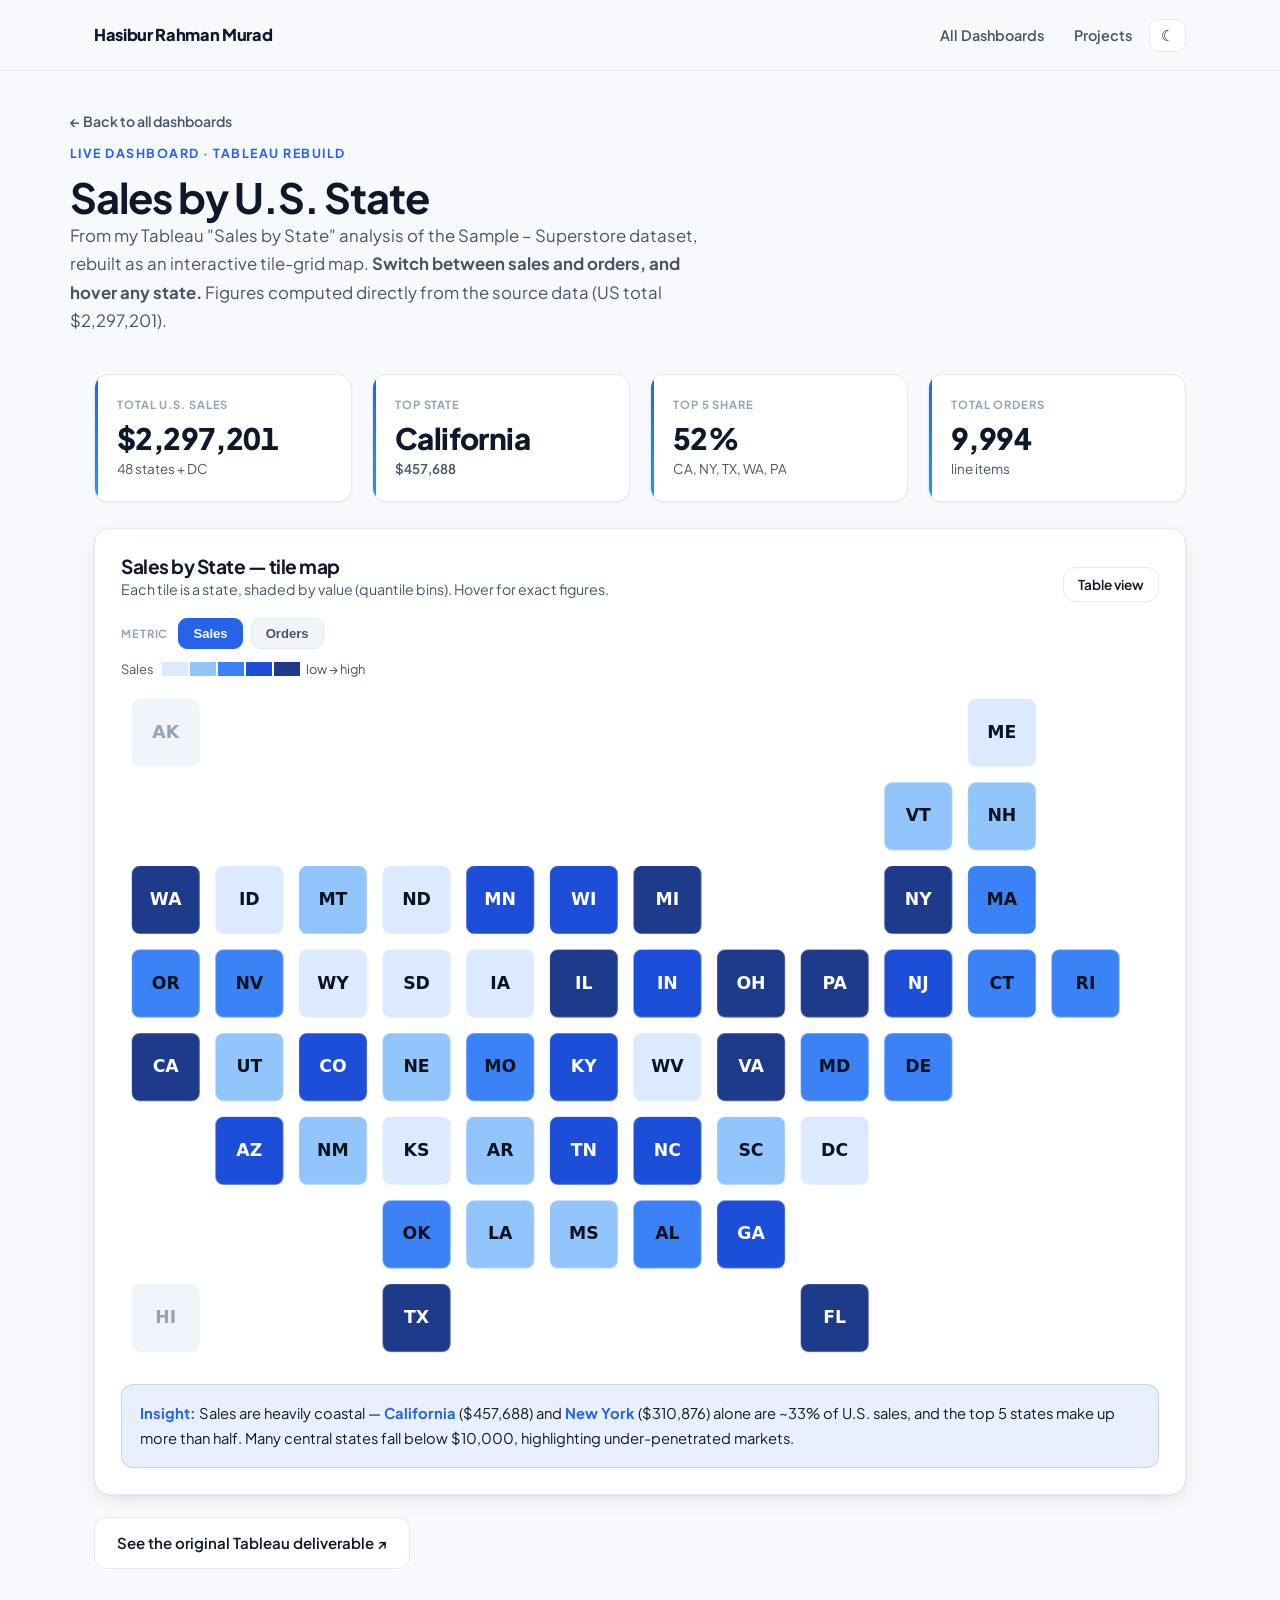
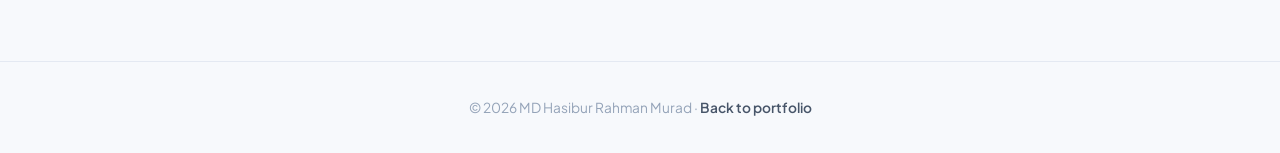
<file: sales-by-state/index.html>
<!DOCTYPE html>
<html lang="en">
<head>
<meta charset="UTF-8">
<meta name="viewport" content="width=device-width, initial-scale=1.0">
<title>Sales by U.S. State — MD Hasibur Rahman Murad</title>
<meta name="description" content="Interactive US tile-grid map of Superstore sales by state, built by MD Hasibur Rahman Murad.">
<link rel="preconnect" href="https://fonts.googleapis.com">
<link rel="preconnect" href="https://fonts.gstatic.com" crossorigin>
<link href="https://fonts.googleapis.com/css2?family=Plus+Jakarta+Sans:wght@400;500;600;700;800&display=swap" rel="stylesheet">
<link rel="stylesheet" href="../style.css">
<style>
  .tile{stroke:var(--surface);stroke-width:3;cursor:default;transition:opacity .12s}
  .tile:hover{opacity:.8}
  .tile-empty{fill:var(--surface-2);stroke:var(--surface);stroke-width:3}
  .tile-lab{font-size:12px;font-weight:700;text-anchor:middle;dominant-baseline:middle;pointer-events:none;font-family:system-ui,sans-serif}
  .maplegend{display:flex;flex-wrap:wrap;gap:2px;align-items:center;margin:10px 0 2px;font-size:.8rem;color:var(--text-2)}
  .maplegend .sw{width:26px;height:14px;display:inline-block}
  .maplegend .lbl{margin:0 8px 0 4px}
</style>
</head>
<body>
<div id="progress"></div>
<nav><div class="nav-inner">
  <a class="brand" href="../index.html">Hasibur&nbsp;Rahman&nbsp;Murad</a>
  <div class="nav-links">
    <a href="../index.html#dashboards">All Dashboards</a>
    <a href="../index.html#projects">Projects</a>
    <button class="menubtn" id="menuBtn" aria-label="Menu">&#9776;</button>
    <button class="themebtn" id="themeToggle" aria-label="Toggle theme">🌗</button>
  </div>
</div></nav>

<div class="wrap dpage-top">
  <a class="backlink" href="../index.html#dashboards">← Back to all dashboards</a>
  <div class="dpage-title reveal">
    <div class="role">Live Dashboard · Tableau rebuild</div>
    <h1>Sales by U.S. State</h1>
    <p class="lead">From my Tableau "Sales by State" analysis of the Sample&nbsp;–&nbsp;Superstore dataset, rebuilt as an interactive
      tile-grid map. <strong>Switch between sales and orders, and hover any state.</strong> Figures computed directly from the source data (US total $2,297,201).</p>
  </div>
</div>

<section style="padding-top:26px">
  <div class="wrap reveal">
    <div class="grid kpis">
      <div class="kpi"><div class="label">Total U.S. Sales</div><div class="val" data-count="2297201" data-prefix="$">$0</div><div class="sub">48 states + DC</div></div>
      <div class="kpi"><div class="label">Top State</div><div class="val">California</div><div class="sub"><span data-count="457688" data-prefix="$">$0</span></div></div>
      <div class="kpi"><div class="label">Top 5 Share</div><div class="val" data-count="52" data-suffix="%">0%</div><div class="sub">CA, NY, TX, WA, PA</div></div>
      <div class="kpi"><div class="label">Total Orders</div><div class="val" data-count="9994">0</div><div class="sub">line items</div></div>
    </div>

    <div class="dash">
      <div class="dash-head">
        <div><h3>Sales by State — tile map</h3><p>Each tile is a state, shaded by value (quantile bins). Hover for exact figures.</p></div>
        <button class="btn" id="tableToggle" style="padding:8px 14px;font-size:.85rem">Table view</button>
      </div>
      <div class="controls" id="metricControls">
        <span class="ctl-label">Metric</span>
        <button class="chip active" data-metric="sales">Sales</button>
        <button class="chip" data-metric="orders">Orders</button>
      </div>
      <div class="maplegend" id="legend"></div>
      <div class="chart-holder">
        <svg class="chart" id="chart" viewBox="0 0 720 470" role="img" aria-label="US tile grid map of sales by state"></svg>
        <div class="tip" id="tip"></div>
      </div>
      <div id="tableWrap" class="hidden"></div>
      <div class="insight"><b>Insight:</b> Sales are heavily coastal — <b>California</b> ($457,688) and <b>New York</b> ($310,876) alone are
        ~33% of U.S. sales, and the top 5 states make up more than half. Many central states fall below $10,000, highlighting under-penetrated markets.</div>
    </div>
    <p style="margin-top:22px"><a class="btn" href="https://github.com/muradhasib01/business-intelligence-portfolio/tree/main/05-tableau" target="_blank" rel="noopener">See the original Tableau deliverable ↗</a></p>
  </div>
</section>

<footer><div class="wrap">© <span id="yr"></span> MD Hasibur Rahman Murad · <a href="../index.html">Back to portfolio</a></div></footer>

<button id="toTop" aria-label="Back to top">&#8593;</button>
<script src="../common.js"></script>
<script>
(function(){
  // abbr: [fullName, sales, orders]
  var S={
    CA:['California',457687.63,2001], NY:['New York',310876.27,1128], TX:['Texas',170188.05,985],
    WA:['Washington',138641.27,506], PA:['Pennsylvania',116511.91,587], FL:['Florida',89473.71,383],
    IL:['Illinois',80166.10,492], OH:['Ohio',78258.14,469], MI:['Michigan',76269.61,255],
    VA:['Virginia',70636.72,224], NC:['North Carolina',55603.16,249], IN:['Indiana',53555.36,149],
    GA:['Georgia',49095.84,184], KY:['Kentucky',36591.75,139], NJ:['New Jersey',35764.31,130],
    AZ:['Arizona',35282.00,224], WI:['Wisconsin',32114.61,110], CO:['Colorado',32108.12,182],
    TN:['Tennessee',30661.87,183], MN:['Minnesota',29863.15,89], MA:['Massachusetts',28634.43,135],
    DE:['Delaware',27451.07,96], MD:['Maryland',23705.52,105], RI:['Rhode Island',22627.96,56],
    MO:['Missouri',22205.15,66], OK:['Oklahoma',19683.39,66], AL:['Alabama',19510.64,61],
    OR:['Oregon',17431.15,124], NV:['Nevada',16729.10,39], CT:['Connecticut',13384.36,82],
    AR:['Arkansas',11678.13,60], UT:['Utah',11220.06,53], MS:['Mississippi',10771.34,53],
    LA:['Louisiana',9217.03,42], VT:['Vermont',8929.37,11], SC:['South Carolina',8481.71,42],
    NE:['Nebraska',7464.93,38], NH:['New Hampshire',7292.52,27], MT:['Montana',5589.35,15],
    NM:['New Mexico',4783.52,37], IA:['Iowa',4579.76,30], ID:['Idaho',4382.49,21],
    KS:['Kansas',2914.31,24], DC:['District of Columbia',2865.02,10], WY:['Wyoming',1603.14,1],
    SD:['South Dakota',1315.56,12], ME:['Maine',1270.53,8], WV:['West Virginia',1209.82,4],
    ND:['North Dakota',919.91,7]
  };
  // tile grid [row,col]
  var G={
    AK:[0,0], ME:[0,10],
    VT:[1,9], NH:[1,10],
    WA:[2,0], ID:[2,1], MT:[2,2], ND:[2,3], MN:[2,4], WI:[2,5], MI:[2,6], NY:[2,9], MA:[2,10],
    OR:[3,0], NV:[3,1], WY:[3,2], SD:[3,3], IA:[3,4], IL:[3,5], IN:[3,6], OH:[3,7], PA:[3,8], NJ:[3,9], CT:[3,10], RI:[3,11],
    CA:[4,0], UT:[4,1], CO:[4,2], NE:[4,3], MO:[4,4], KY:[4,5], WV:[4,6], VA:[4,7], MD:[4,8], DE:[4,9],
    AZ:[5,1], NM:[5,2], KS:[5,3], AR:[5,4], TN:[5,5], NC:[5,6], SC:[5,7], DC:[5,8],
    OK:[6,3], LA:[6,4], MS:[6,5], AL:[6,6], GA:[6,7],
    HI:[7,0], TX:[7,3], FL:[7,8]
  };
  var RAMP_L=['#dbeafe','#93c5fd','#3b82f6','#1d4ed8','#1e3a8a'];
  var RAMP_D=['#17233b','#1e40af','#2563eb','#4d8bff','#93c5fd'];
  function darkMode(){var t=document.documentElement.getAttribute('data-theme');
    if(t==='dark')return true; if(t==='light')return false; return matchMedia('(prefers-color-scheme: dark)').matches;}
  function ramp(){return darkMode()?RAMP_D:RAMP_L;}
  var svg=document.getElementById('chart'), tip=document.getElementById('tip'), legend=document.getElementById('legend');
  var NS='http://www.w3.org/2000/svg';
  function el(n,a){var e=document.createElementNS(NS,n);for(var k in a)e.setAttribute(k,a[k]);return e;}
  function money(v){return '$'+Math.round(v).toLocaleString('en-US');}
  var state={metric:'sales'};
  function metricVal(abbr){return state.metric==='sales'?S[abbr][1]:S[abbr][2];}
  // quantile thresholds -> bin 0..4
  function bins(){
    var vals=Object.keys(S).map(metricVal).sort(function(a,b){return a-b;});
    var q=[]; for(var i=1;i<5;i++){q.push(vals[Math.floor(i/5*vals.length)]);} return q;
  }
  function binOf(v,q){for(var i=0;i<q.length;i++){if(v<q[i])return i;} return 4;}
  function render(){
    while(svg.firstChild)svg.removeChild(svg.firstChild);
    var cell=58, size=50, ox=6, oy=6, R=ramp(), q=bins();
    Object.keys(G).forEach(function(abbr){
      var pos=G[abbr], x=ox+pos[1]*cell, y=oy+pos[0]*cell, has=S[abbr];
      if(!has){
        svg.appendChild(el('rect',{class:'tile-empty',x:x,y:y,width:size,height:size,rx:7}));
        var te=el('text',{class:'tile-lab',x:x+size/2,y:y+size/2,fill:'var(--muted)'});te.textContent=abbr;svg.appendChild(te);
        return;
      }
      var v=metricVal(abbr), b=binOf(v,q), fill=R[b];
      var r=el('rect',{class:'tile anim-pop',style:'animation-delay:'+((pos[0]+pos[1])*22)+'ms',x:x,y:y,width:size,height:size,rx:7,fill:fill});
      r.addEventListener('mousemove',function(ev){showTip(ev,abbr);});r.addEventListener('mouseleave',hideTip);svg.appendChild(r);
      var txtColor = (darkMode()? (b<=1?'#c9d6ef':'#0b1220') : (b>=3?'#ffffff':'#0b1220'));
      var t=el('text',{class:'tile-lab',x:x+size/2,y:y+size/2,fill:txtColor});t.textContent=abbr;svg.appendChild(t);
    });
    buildLegend(q);
  }
  function buildLegend(q){
    var R=ramp(), fmt=state.metric==='sales'?function(v){return '$'+Math.round(v/1000)+'k';}:function(v){return Math.round(v);};
    var bounds=['0'].concat(q.map(fmt)).concat(['max']);
    var html='<span class="ctl-label" style="margin-right:6px">'+(state.metric==='sales'?'Sales':'Orders')+'</span>';
    for(var i=0;i<5;i++){html+='<span class="sw" style="background:'+R[i]+'"></span>';}
    html+='<span class="lbl">low → high</span>';
    legend.innerHTML=html;
  }
  function showTip(ev,abbr){
    var d=S[abbr], total=2297200.85;
    tip.innerHTML='<b>'+d[0]+'</b><br><span class="tt-metric">'+money(d[1])+'</span> · '+d[2]+' orders<br>'+(d[1]/total*100).toFixed(1)+'% of U.S. sales';
    var holder=svg.parentElement.getBoundingClientRect();tip.style.left=(ev.clientX-holder.left)+'px';tip.style.top=(ev.clientY-holder.top)+'px';tip.style.opacity='1';}
  function hideTip(){tip.style.opacity='0';}
  document.getElementById('metricControls').addEventListener('click',function(e){var b=e.target.closest('.chip');if(!b)return;
    [].slice.call(this.querySelectorAll('.chip')).forEach(function(c){c.classList.remove('active')});b.classList.add('active');state.metric=b.getAttribute('data-metric');render();});
  var tableWrap=document.getElementById('tableWrap'),tableBtn=document.getElementById('tableToggle'),tableOn=false;
  function buildTable(){
    var arr=Object.keys(S).map(function(a){return [S[a][0],S[a][1],S[a][2]];}).sort(function(a,b){return b[1]-a[1];});
    var rows='';arr.forEach(function(d,i){rows+='<tr><td>'+(i+1)+'</td><td>'+d[0]+'</td><td>'+money(d[1])+'</td><td>'+d[2]+'</td></tr>';});
    tableWrap.innerHTML='<table class="dtable"><thead><tr><th>#</th><th>State</th><th>Sales</th><th>Orders</th></tr></thead><tbody>'+rows+'</tbody><tfoot><tr><td></td><td>U.S. Total</td><td>$2,297,201</td><td>9,994</td></tr></tfoot></table>';}
  tableBtn.addEventListener('click',function(){tableOn=!tableOn;
    document.querySelector('.chart-holder').classList.toggle('hidden',tableOn);document.getElementById('metricControls').classList.toggle('hidden',tableOn);
    document.getElementById('legend').classList.toggle('hidden',tableOn);tableWrap.classList.toggle('hidden',!tableOn);
    tableBtn.textContent=tableOn?'Map view':'Table view';if(tableOn)buildTable();});
  window.__redraw=render; render(); buildTable();
})();
</script>
</body>
</html>
</file>
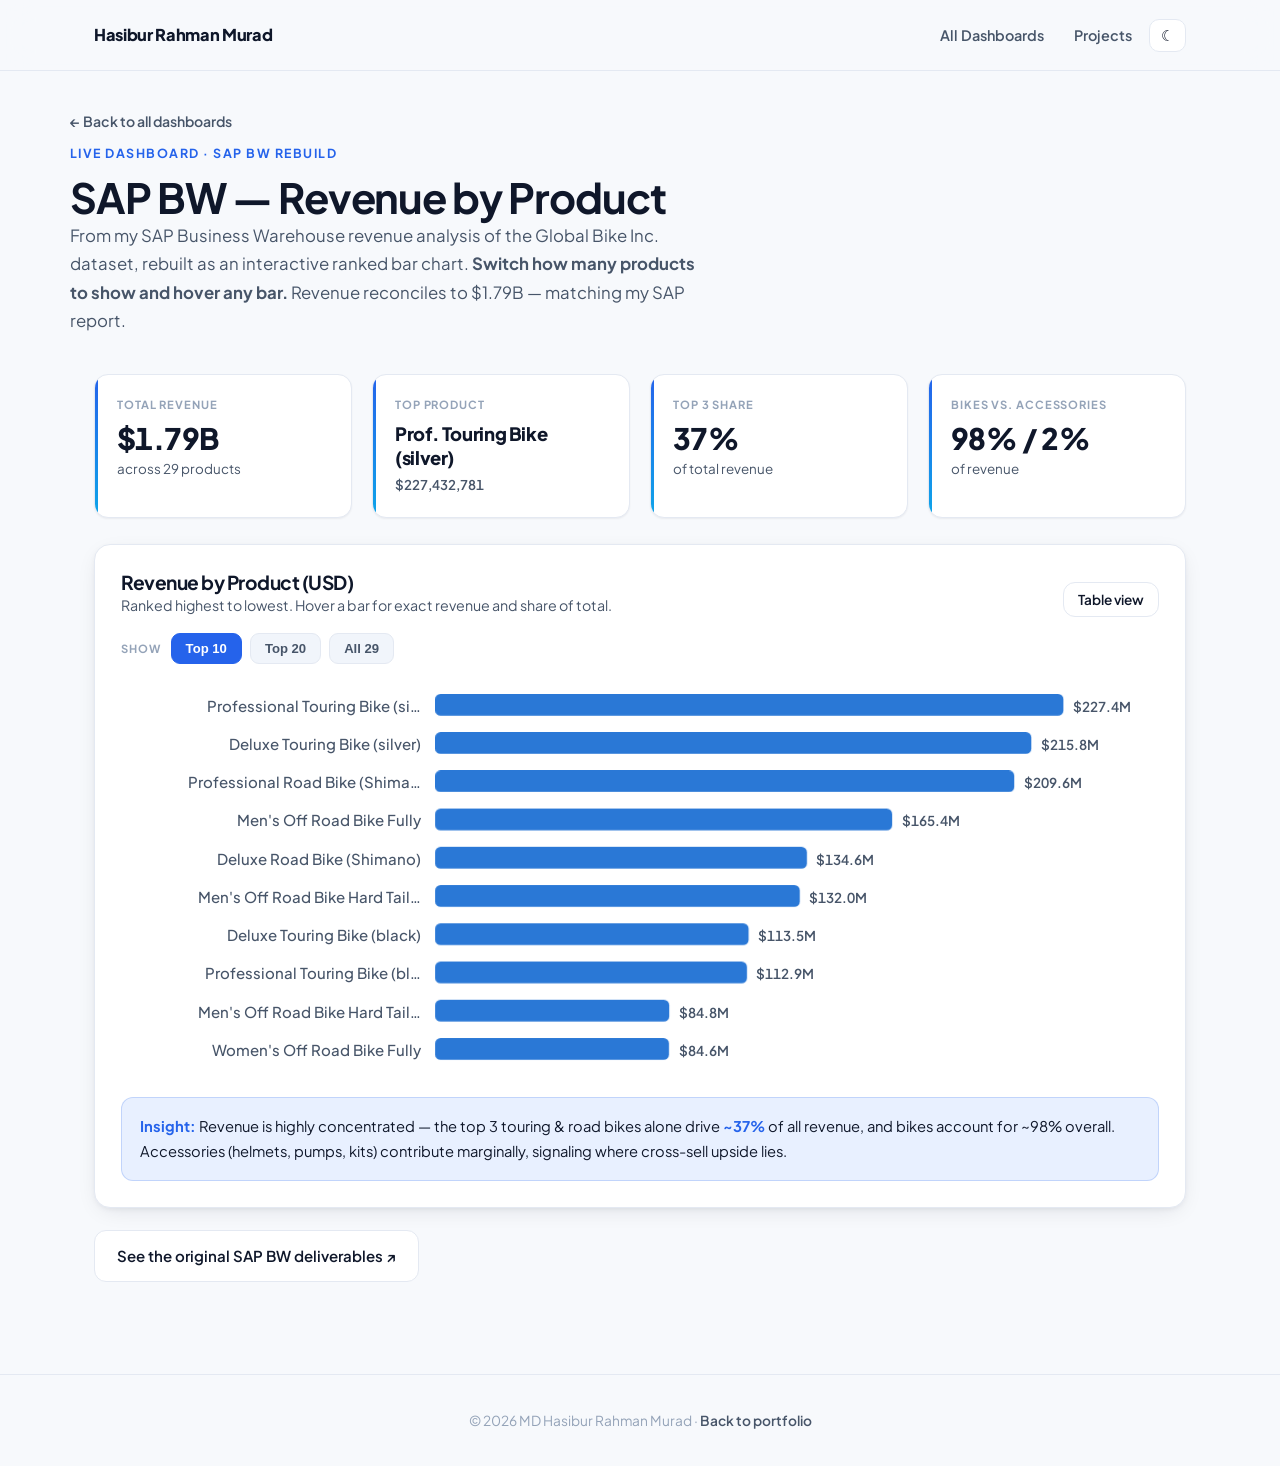
<file: sap-revenue/index.html>
<!DOCTYPE html>
<html lang="en">
<head>
<meta charset="UTF-8">
<meta name="viewport" content="width=device-width, initial-scale=1.0">
<title>SAP BW Revenue Dashboard — MD Hasibur Rahman Murad</title>
<meta name="description" content="Interactive SAP Business Warehouse revenue-by-product dashboard (Global Bike Inc.), built by MD Hasibur Rahman Murad.">
<link rel="preconnect" href="https://fonts.googleapis.com">
<link rel="preconnect" href="https://fonts.gstatic.com" crossorigin>
<link href="https://fonts.googleapis.com/css2?family=Plus+Jakarta+Sans:wght@400;500;600;700;800&display=swap" rel="stylesheet">
<link rel="stylesheet" href="../style.css">
</head>
<body>
<div id="progress"></div>
<nav><div class="nav-inner">
  <a class="brand" href="../index.html">Hasibur&nbsp;Rahman&nbsp;Murad</a>
  <div class="nav-links">
    <a href="../index.html#dashboards">All Dashboards</a>
    <a href="../index.html#projects">Projects</a>
    <button class="menubtn" id="menuBtn" aria-label="Menu">&#9776;</button>
    <button class="themebtn" id="themeToggle" aria-label="Toggle theme">🌗</button>
  </div>
</div></nav>

<div class="wrap dpage-top">
  <a class="backlink" href="../index.html#dashboards">← Back to all dashboards</a>
  <div class="dpage-title reveal">
    <div class="role">Live Dashboard · SAP BW rebuild</div>
    <h1>SAP BW — Revenue by Product</h1>
    <p class="lead">From my SAP Business Warehouse revenue analysis of the Global&nbsp;Bike&nbsp;Inc. dataset, rebuilt as an interactive
      ranked bar chart. <strong>Switch how many products to show and hover any bar.</strong> Revenue reconciles to $1.79B — matching my SAP report.</p>
  </div>
</div>

<section style="padding-top:26px">
  <div class="wrap reveal">
    <div class="grid kpis">
      <div class="kpi"><div class="label">Total Revenue</div><div class="val">$1.79B</div><div class="sub">across 29 products</div></div>
      <div class="kpi"><div class="label">Top Product</div><div class="val" style="font-size:1.15rem;line-height:1.3">Prof. Touring Bike (silver)</div><div class="sub"><span data-count="227445800" data-prefix="$">$0</span></div></div>
      <div class="kpi"><div class="label">Top 3 Share</div><div class="val" data-count="37" data-suffix="%">0%</div><div class="sub">of total revenue</div></div>
      <div class="kpi"><div class="label">Bikes vs. Accessories</div><div class="val">98% / 2%</div><div class="sub">of revenue</div></div>
    </div>

    <div class="dash">
      <div class="dash-head">
        <div><h3>Revenue by Product (USD)</h3><p>Ranked highest to lowest. Hover a bar for exact revenue and share of total.</p></div>
        <button class="btn" id="tableToggle" style="padding:8px 14px;font-size:.85rem">Table view</button>
      </div>
      <div class="controls" id="topControls">
        <span class="ctl-label">Show</span>
        <button class="chip active" data-n="10">Top 10</button>
        <button class="chip" data-n="20">Top 20</button>
        <button class="chip" data-n="29">All 29</button>
      </div>
      <div class="chart-holder">
        <svg class="chart" id="chart" role="img" aria-label="Horizontal bar chart of SAP BW revenue by product"></svg>
        <div class="tip" id="tip"></div>
      </div>
      <div id="tableWrap" class="hidden"></div>
      <div class="insight"><b>Insight:</b> Revenue is highly concentrated — the top 3 touring &amp; road bikes alone drive <b>~37%</b> of all revenue,
        and bikes account for ~98% overall. Accessories (helmets, pumps, kits) contribute marginally, signaling where cross-sell upside lies.</div>
    </div>
    <p style="margin-top:22px"><a class="btn" href="https://github.com/muradhasib01/business-intelligence-portfolio/tree/main/07-sap-bw" target="_blank" rel="noopener">See the original SAP BW deliverables ↗</a></p>
  </div>
</section>

<footer><div class="wrap">© <span id="yr"></span> MD Hasibur Rahman Murad · <a href="../index.html">Back to portfolio</a></div></footer>

<button id="toTop" aria-label="Back to top">&#8593;</button>
<script src="../common.js"></script>
<script>
(function(){
  var DATA=[
    ['PRTR2000','Professional Touring Bike (silver)',227445800.00],
    ['DXTR2000','Deluxe Touring Bike (silver)',215848916.90],
    ['PRRD1000','Professional Road Bike (Shimano)',209630340.32],
    ['ORMN1000',"Men's Off Road Bike Fully",165424328.00],
    ['DXRD1000','Deluxe Road Bike (Shimano)',134599898.90],
    ['ORHT2000',"Men's Off Road Bike Hard Tail (SRAM)",132032068.58],
    ['DXTR1000','Deluxe Touring Bike (black)',113476664.92],
    ['PRTR1000','Professional Touring Bike (black)',112903719.63],
    ['ORHT1000',"Men's Off Road Bike Hard Tail (Shimano)",84768538.18],
    ['ORWN1000',"Women's Off Road Bike Fully",84639991.58],
    ['ELBK1000','E-Bike Tailwind',69950650.24],
    ['PRRD2000','Professional Road Bike (SRAM)',59750910.36],
    ['PRRD3000','Professional Road Bike (Campagnolo)',59051036.94],
    ['DXRD2000','Deluxe Road Bike (SRAM)',43534604.36],
    ['PRTR3000','Professional Touring Bike (red)',24531197.68],
    ['DXTR3000','Deluxe Touring Bike (red)',22796534.38],
    ['CITY1000','City Bike Max',7273987.84],
    ['PUMP1000','Air Pump',3690596.60],
    ['FXGR1000','Fixed Gear Bike Plus',3199547.94],
    ['FAID1000','First Aid Kit',2155115.02],
    ['CAGE1000','Water Bottle Cage',1399448.44],
    ['OHMT1000','Off Road Helmet',1336212.94],
    ['RHMT1000','Road Helmet',1275005.59],
    ['HVBD1000','Hoverboard',1069580.18],
    ['KPAD1000','Knee Pads',1015025.62],
    ['EPAD1000','Elbow Pads',955127.63],
    ['RKIT1000','Repair Kit',841233.46],
    ['SHRT1000','T-shirt',772966.09],
    ['BOTL1000','Water Bottle',507631.51]
  ];
  var TOTAL=DATA.reduce(function(s,d){return s+d[2];},0);
  var svg=document.getElementById('chart'), tip=document.getElementById('tip'), NS='http://www.w3.org/2000/svg';
  function el(n,a){var e=document.createElementNS(NS,n);for(var k in a)e.setAttribute(k,a[k]);return e;}
  function accent(){return getComputedStyle(document.documentElement).getPropertyValue('--s1').trim();}
  function fmt(v){if(v>=1e9)return '$'+(v/1e9).toFixed(2)+'B';if(v>=1e6)return '$'+(v/1e6).toFixed(1)+'M';if(v>=1e3)return '$'+(v/1e3).toFixed(0)+'K';return '$'+v.toFixed(0);}
  var state={n:10};
  function render(){
    while(svg.firstChild)svg.removeChild(svg.firstChild);
    var rows=DATA.slice(0,state.n), W=760, rowH=state.n>20?21:28, mT=10, mB=8, mL=230, mR=70;
    var H=mT+rows.length*rowH+mB; svg.setAttribute('viewBox','0 0 '+W+' '+H);
    var x0=mL, x1=W-mR, plotW=x1-x0, maxV=rows[0][2], c=accent();
    rows.forEach(function(d,i){
      var y=mT+i*rowH, bh=Math.min(16,rowH-6), by=y+(rowH-bh)/2, w=(d[2]/maxV)*plotW;
      // label
      var lb=el('text',{x:x0-10,y:by+bh-3,'text-anchor':'end',class:'ylab'});
      var nm=d[1].length>30?d[1].slice(0,29)+'…':d[1]; lb.textContent=nm; svg.appendChild(lb);
      // bar
      var r=el('rect',{class:'bar anim-h',style:'animation-delay:'+(i*28)+'ms',x:x0,y:by.toFixed(1),width:Math.max(2,w).toFixed(1),height:bh,rx:4,fill:c});
      r.addEventListener('mousemove',function(ev){showTip(ev,d);}); r.addEventListener('mouseleave',hideTip); svg.appendChild(r);
      // value label
      var vl=el('text',{x:(x0+w+7).toFixed(1),y:by+bh-3,class:'barlabh'}); vl.textContent=fmt(d[2]); svg.appendChild(vl);
    });
  }
  function showTip(ev,d){
    tip.innerHTML='<b>'+d[1]+'</b> <span style="opacity:.6">('+d[0]+')</span><br><span class="tt-metric">$'+Math.round(d[2]).toLocaleString('en-US')+'</span> &nbsp;('+(d[2]/TOTAL*100).toFixed(1)+'% of total)';
    var holder=svg.parentElement.getBoundingClientRect();tip.style.left=(ev.clientX-holder.left)+'px';tip.style.top=(ev.clientY-holder.top)+'px';tip.style.opacity='1';}
  function hideTip(){tip.style.opacity='0';}
  document.getElementById('topControls').addEventListener('click',function(e){var b=e.target.closest('.chip');if(!b)return;
    [].slice.call(this.querySelectorAll('.chip')).forEach(function(c){c.classList.remove('active')});b.classList.add('active');state.n=+b.getAttribute('data-n');render();});
  var tableWrap=document.getElementById('tableWrap'),tableBtn=document.getElementById('tableToggle'),tableOn=false;
  function buildTable(){var rows='';DATA.forEach(function(d,i){rows+='<tr><td>'+(i+1)+'</td><td>'+d[1]+'</td><td>'+d[0]+'</td><td>$'+Math.round(d[2]).toLocaleString('en-US')+'</td><td>'+(d[2]/TOTAL*100).toFixed(1)+'%</td></tr>';});
    tableWrap.innerHTML='<table class="dtable"><thead><tr><th>#</th><th>Product</th><th>Code</th><th>Revenue</th><th>Share</th></tr></thead><tbody>'+rows+'</tbody><tfoot><tr><td></td><td>Total</td><td></td><td>$'+Math.round(TOTAL).toLocaleString('en-US')+'</td><td>100%</td></tr></tfoot></table>';}
  tableBtn.addEventListener('click',function(){tableOn=!tableOn;
    document.querySelector('.chart-holder').classList.toggle('hidden',tableOn);document.getElementById('topControls').classList.toggle('hidden',tableOn);
    tableWrap.classList.toggle('hidden',!tableOn);tableBtn.textContent=tableOn?'Chart view':'Table view';if(tableOn)buildTable();});
  window.__redraw=render; render(); buildTable();
})();
</script>
</body>
</html>
</file>
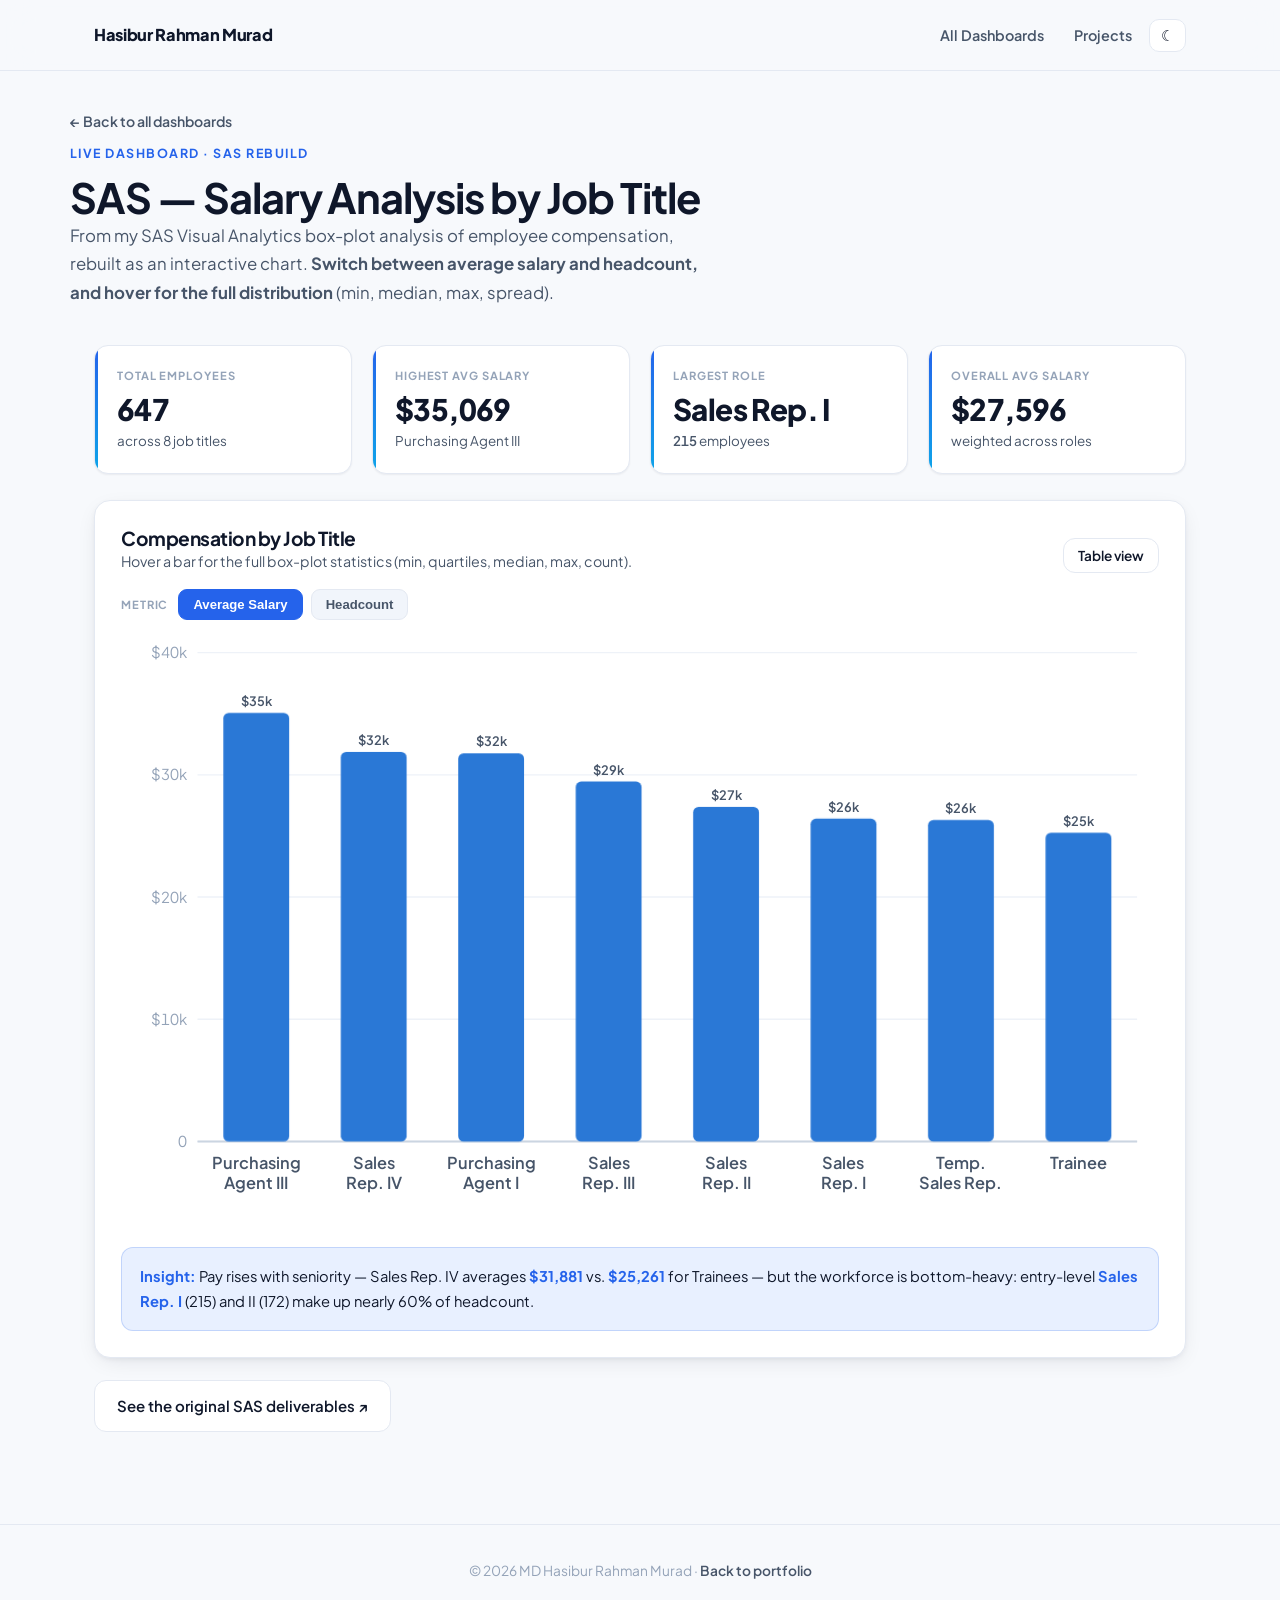
<file: sas-salary/index.html>
<!DOCTYPE html>
<html lang="en">
<head>
<meta charset="UTF-8">
<meta name="viewport" content="width=device-width, initial-scale=1.0">
<title>SAS Salary Dashboard — MD Hasibur Rahman Murad</title>
<meta name="description" content="Interactive SAS Visual Analytics salary-by-job-title dashboard with box-plot statistics, built by MD Hasibur Rahman Murad.">
<link rel="preconnect" href="https://fonts.googleapis.com">
<link rel="preconnect" href="https://fonts.gstatic.com" crossorigin>
<link href="https://fonts.googleapis.com/css2?family=Plus+Jakarta+Sans:wght@400;500;600;700;800&display=swap" rel="stylesheet">
<link rel="stylesheet" href="../style.css">
</head>
<body>
<div id="progress"></div>
<nav><div class="nav-inner">
  <a class="brand" href="../index.html">Hasibur&nbsp;Rahman&nbsp;Murad</a>
  <div class="nav-links">
    <a href="../index.html#dashboards">All Dashboards</a>
    <a href="../index.html#projects">Projects</a>
    <button class="menubtn" id="menuBtn" aria-label="Menu">&#9776;</button>
    <button class="themebtn" id="themeToggle" aria-label="Toggle theme">🌗</button>
  </div>
</div></nav>

<div class="wrap dpage-top">
  <a class="backlink" href="../index.html#dashboards">← Back to all dashboards</a>
  <div class="dpage-title reveal">
    <div class="role">Live Dashboard · SAS rebuild</div>
    <h1>SAS — Salary Analysis by Job Title</h1>
    <p class="lead">From my SAS Visual Analytics box-plot analysis of employee compensation, rebuilt as an interactive chart.
      <strong>Switch between average salary and headcount, and hover for the full distribution</strong> (min, median, max, spread).</p>
  </div>
</div>

<section style="padding-top:26px">
  <div class="wrap reveal">
    <div class="grid kpis">
      <div class="kpi"><div class="label">Total Employees</div><div class="val" data-count="647">0</div><div class="sub">across 8 job titles</div></div>
      <div class="kpi"><div class="label">Highest Avg Salary</div><div class="val" data-count="35070" data-prefix="$">$0</div><div class="sub">Purchasing Agent III</div></div>
      <div class="kpi"><div class="label">Largest Role</div><div class="val">Sales Rep. I</div><div class="sub"><span data-count="215">0</span> employees</div></div>
      <div class="kpi"><div class="label">Overall Avg Salary</div><div class="val" data-count="27596" data-prefix="$">$0</div><div class="sub">weighted across roles</div></div>
    </div>

    <div class="dash">
      <div class="dash-head">
        <div><h3>Compensation by Job Title</h3><p>Hover a bar for the full box-plot statistics (min, quartiles, median, max, count).</p></div>
        <button class="btn" id="tableToggle" style="padding:8px 14px;font-size:.85rem">Table view</button>
      </div>
      <div class="controls" id="metricControls">
        <span class="ctl-label">Metric</span>
        <button class="chip active" data-metric="avg">Average Salary</button>
        <button class="chip" data-metric="count">Headcount</button>
      </div>
      <div class="chart-holder">
        <svg class="chart" id="chart" viewBox="0 0 760 440" role="img" aria-label="Bar chart of salary by job title"></svg>
        <div class="tip" id="tip"></div>
      </div>
      <div id="tableWrap" class="hidden"></div>
      <div class="insight"><b>Insight:</b> Pay rises with seniority — Sales Rep. IV averages <b>$31,881</b> vs. <b>$25,261</b> for Trainees — but the
        workforce is bottom-heavy: entry-level <b>Sales Rep. I</b> (215) and II (172) make up nearly 60% of headcount.</div>
    </div>
    <p style="margin-top:22px"><a class="btn" href="https://github.com/muradhasib01/business-intelligence-portfolio/tree/main/04-sas" target="_blank" rel="noopener">See the original SAS deliverables ↗</a></p>
  </div>
</section>

<footer><div class="wrap">© <span id="yr"></span> MD Hasibur Rahman Murad · <a href="../index.html">Back to portfolio</a></div></footer>

<button id="toTop" aria-label="Back to top">&#8593;</button>
<script src="../common.js"></script>
<script>
(function(){
  // title, min, q1, median, q3, max, avg, std, count
  var DATA=[
    ['Purchasing Agent III',34270,34270,35070,35870,35870,35070,1131.37,2],
    ['Sales Rep. IV',30150,30890,31605,32210,40755,31880.51,1857.47,49],
    ['Purchasing Agent I',31760,31760,31760,31760,31760,31760,0,1],
    ['Sales Rep. III',25005,28525,29500,30070,37320,29457.35,1485.59,113],
    ['Sales Rep. II',26015,26600,27325,28005,35990,27373.58,1091.61,172],
    ['Sales Rep. I',20835,25795,26495,26980,33925,26417.79,1253.06,215],
    ['Temp. Sales Rep.',21580,25735,26407.50,26910,28885,26317.43,963.55,70],
    ['Trainee',21615,24515,25405,25580,30945,25260.80,1542.18,25]
  ].sort(function(a,b){return b[6]-a[6];});
  var svg=document.getElementById('chart'), tip=document.getElementById('tip'), NS='http://www.w3.org/2000/svg';
  function el(n,a){var e=document.createElementNS(NS,n);for(var k in a)e.setAttribute(k,a[k]);return e;}
  function accent(){return getComputedStyle(document.documentElement).getPropertyValue('--s1').trim();}
  function money(v){return '$'+Math.round(v).toLocaleString('en-US');}
  var state={metric:'avg'};
  function render(){
    while(svg.firstChild)svg.removeChild(svg.firstChild);
    var W=760,H=440,mL=56,mR=16,mT=18,mB=64,x0=mL,x1=W-mR,y0=mT,y1=H-mB,plotW=x1-x0,plotH=y1-y0,c=accent();
    var isAvg=state.metric==='avg', yMax=isAvg?40000:250, step=isAvg?10000:50;
    for(var t=0;t<=yMax;t+=step){var gy=y1-(t/yMax)*plotH;svg.appendChild(el('line',{class:'gridline',x1:x0,y1:gy,x2:x1,y2:gy}));
      var g=el('g',{class:'tick'});var tx=el('text',{x:x0-8,y:gy+4,'text-anchor':'end'});tx.textContent=isAvg?(t===0?'0':'$'+(t/1000)+'k'):(''+t);g.appendChild(tx);svg.appendChild(g);}
    svg.appendChild(el('line',{class:'baseline',x1:x0,y1:y1,x2:x1,y2:y1}));
    var n=DATA.length,band=plotW/n,pad=band*0.22,bW=band-2*pad;
    DATA.forEach(function(d,i){
      var val=isAvg?d[6]:d[8],h=(val/yMax)*plotH,bx=x0+i*band+pad,by=y1-h;
      var r=el('rect',{class:'bar anim-v',style:'animation-delay:'+(i*45)+'ms',x:bx.toFixed(1),y:by.toFixed(1),width:bW.toFixed(1),height:h.toFixed(1),rx:4,fill:c});
      r.addEventListener('mousemove',function(ev){showTip(ev,d);});r.addEventListener('mouseleave',hideTip);svg.appendChild(r);
      var vl=el('text',{class:'barlab',x:(bx+bW/2).toFixed(1),y:(by-5).toFixed(1)});vl.textContent=isAvg?'$'+Math.round(d[6]/1000)+'k':(''+d[8]);svg.appendChild(vl);
      // 2-line label
      var words=d[0].split(' '), l1=words[0], l2=words.slice(1).join(' ');
      var cx=bx+bW/2;
      var t1=el('text',{class:'xlab',x:cx.toFixed(1),y:y1+20});t1.textContent=l1;svg.appendChild(t1);
      if(l2){var t2=el('text',{class:'xlab',x:cx.toFixed(1),y:y1+35});t2.textContent=l2;svg.appendChild(t2);}
    });
  }
  function showTip(ev,d){
    tip.innerHTML='<b>'+d[0]+'</b> <span style="opacity:.6">n='+d[8]+'</span><br>'+
      'Avg <span class="tt-metric">'+money(d[6])+'</span> · Median '+money(d[3])+'<br>'+
      'Range '+money(d[1])+'–'+money(d[5])+' · SD $'+Math.round(d[7]).toLocaleString('en-US');
    var holder=svg.parentElement.getBoundingClientRect();tip.style.left=(ev.clientX-holder.left)+'px';tip.style.top=(ev.clientY-holder.top)+'px';tip.style.opacity='1';}
  function hideTip(){tip.style.opacity='0';}
  document.getElementById('metricControls').addEventListener('click',function(e){var b=e.target.closest('.chip');if(!b)return;
    [].slice.call(this.querySelectorAll('.chip')).forEach(function(c){c.classList.remove('active')});b.classList.add('active');state.metric=b.getAttribute('data-metric');render();});
  var tableWrap=document.getElementById('tableWrap'),tableBtn=document.getElementById('tableToggle'),tableOn=false;
  function buildTable(){var rows='';DATA.forEach(function(d){rows+='<tr><td>'+d[0]+'</td><td>'+money(d[6])+'</td><td>'+money(d[3])+'</td><td>'+money(d[1])+'</td><td>'+money(d[5])+'</td><td>'+d[8]+'</td></tr>';});
    tableWrap.innerHTML='<table class="dtable"><thead><tr><th>Job Title</th><th>Avg</th><th>Median</th><th>Min</th><th>Max</th><th>Count</th></tr></thead><tbody>'+rows+'</tbody></table>';}
  tableBtn.addEventListener('click',function(){tableOn=!tableOn;
    document.querySelector('.chart-holder').classList.toggle('hidden',tableOn);document.getElementById('metricControls').classList.toggle('hidden',tableOn);
    tableWrap.classList.toggle('hidden',!tableOn);tableBtn.textContent=tableOn?'Chart view':'Table view';if(tableOn)buildTable();});
  window.__redraw=render; render(); buildTable();
})();
</script>
</body>
</html>
</file>
<file: style.css>
/* ===== Refined-professional design system ===== */
:root{
  --bg:#f7f9fc; --surface:#ffffff; --surface-2:#f1f5fb; --text:#0f172a; --text-2:#475569; --muted:#94a3b8;
  --border:#e4e9f2; --grid:#eef2f8; --baseline:#cbd5e1; --accent:#2563eb; --accent-2:#0ea5e9; --accent-soft:#e8f0ff;
  --navy:#0f172a; --good:#0d9488;
  --shadow-sm:0 1px 2px rgba(15,23,42,.06); --shadow:0 6px 24px -8px rgba(15,23,42,.14),0 2px 6px -2px rgba(15,23,42,.08);
  --shadow-lg:0 24px 60px -20px rgba(15,23,42,.24);
  --radius:16px; --maxw:1140px;
  --s1:#2a78d6; --s2:#1baf7a; --s3:#eda100; --s4:#008300;
  --sans:'Plus Jakarta Sans',system-ui,-apple-system,'Segoe UI',Roboto,sans-serif;
  color-scheme:light;
}
@media (prefers-color-scheme:dark){
  :root:where(:not([data-theme="light"])){
    --bg:#0a0f1c; --surface:#111a2e; --surface-2:#16203a; --text:#eef2fb; --text-2:#aab6cc; --muted:#697588;
    --border:#1f2b45; --grid:#182241; --baseline:#334063; --accent:#5b93ff; --accent-2:#38bdf8; --accent-soft:#14203c;
    --navy:#070c17;
    --shadow-sm:0 1px 2px rgba(0,0,0,.4); --shadow:0 10px 34px -12px rgba(0,0,0,.6); --shadow-lg:0 30px 70px -24px rgba(0,0,0,.7);
    --s1:#3987e5; --s2:#199e70; --s3:#c98500; --s4:#008300; color-scheme:dark;
  }
}
:root[data-theme="dark"]{
  --bg:#0a0f1c; --surface:#111a2e; --surface-2:#16203a; --text:#eef2fb; --text-2:#aab6cc; --muted:#697588;
  --border:#1f2b45; --grid:#182241; --baseline:#334063; --accent:#5b93ff; --accent-2:#38bdf8; --accent-soft:#14203c;
  --navy:#070c17;
  --shadow-sm:0 1px 2px rgba(0,0,0,.4); --shadow:0 10px 34px -12px rgba(0,0,0,.6); --shadow-lg:0 30px 70px -24px rgba(0,0,0,.7);
  --s1:#3987e5; --s2:#199e70; --s3:#c98500; --s4:#008300; color-scheme:dark;
}
*{box-sizing:border-box;margin:0;padding:0}
html{scroll-behavior:smooth}
body{font-family:var(--sans);background:var(--bg);color:var(--text);line-height:1.7;-webkit-font-smoothing:antialiased;overflow-x:hidden}
a{color:var(--accent);text-decoration:none;transition:color .15s} a:hover{color:var(--text)}
::selection{background:var(--accent);color:#fff}
:focus-visible{outline:2px solid var(--accent);outline-offset:3px;border-radius:6px}
img{max-width:100%}
.wrap{max-width:var(--maxw);margin:0 auto;padding:0 24px}
section{padding:92px 0}
h1,h2,h3,h4{font-weight:700;letter-spacing:-.025em;line-height:1.15;text-wrap:balance;color:var(--text)}
.eyebrow{display:inline-flex;align-items:center;gap:8px;color:var(--accent);font-weight:700;font-size:.76rem;letter-spacing:.14em;text-transform:uppercase}
.eyebrow:before{content:"";width:22px;height:2px;background:var(--accent);border-radius:2px}
h2.h{font-size:clamp(1.7rem,3.6vw,2.3rem);margin:14px 0 10px}
.lead{color:var(--text-2);max-width:640px;font-size:1.05rem}
.tabnum{font-variant-numeric:tabular-nums}

.reveal{opacity:0;transform:translateY(26px);transition:opacity .8s cubic-bezier(.2,.7,.2,1),transform .8s cubic-bezier(.2,.7,.2,1)}
.reveal.in{opacity:1;transform:none}
@media (prefers-reduced-motion:reduce){.reveal{opacity:1;transform:none;transition:none}*{animation:none!important;scroll-behavior:auto}}

#progress{position:fixed;top:0;left:0;height:3px;width:0;background:linear-gradient(90deg,var(--accent),var(--accent-2));z-index:100;transition:width .1s linear}

/* NAV */
nav{position:sticky;top:0;z-index:60;background:color-mix(in srgb,var(--bg) 82%,transparent);backdrop-filter:blur(16px) saturate(1.4);border-bottom:1px solid var(--border)}
.nav-inner{max-width:var(--maxw);margin:0 auto;padding:15px 24px;display:flex;align-items:center;justify-content:space-between}
.brand{font-weight:800;letter-spacing:-.02em;color:var(--text);display:inline-flex;align-items:center;gap:10px;font-size:1.02rem}
.brand .mono-mark{width:30px;height:30px;border-radius:9px;display:grid;place-items:center;color:#fff;font-weight:800;font-size:.82rem;
  background:linear-gradient(135deg,var(--accent),var(--accent-2));box-shadow:var(--shadow-sm)}
.brand:hover{color:var(--text)}
.nav-links{display:flex;gap:4px;align-items:center}
.nav-links a{color:var(--text-2);font-weight:600;font-size:.9rem;padding:8px 13px;border-radius:9px;position:relative}
.nav-links a:not(.themebtn):hover{color:var(--text);background:var(--surface-2)}
.nav-links a.active{color:var(--accent)}
.themebtn,.menubtn{background:var(--surface);border:1px solid var(--border);border-radius:10px;padding:8px 11px;cursor:pointer;font-size:.95rem;color:var(--text);line-height:1;display:inline-flex;align-items:center}
.themebtn:hover,.menubtn:hover{border-color:var(--accent);color:var(--accent)}
.menubtn{display:none}
@media(max-width:780px){
  .nav-links a:not(.themebtn):not(.menubtn){display:none}
  .menubtn{display:inline-flex}
  .nav-links.open{position:absolute;top:62px;right:16px;left:16px;flex-direction:column;align-items:stretch;gap:2px;background:var(--surface);border:1px solid var(--border);border-radius:16px;padding:10px;box-shadow:var(--shadow-lg)}
  .nav-links.open a:not(.themebtn):not(.menubtn){display:block;font-size:.98rem;padding:12px 14px}
  .nav-links.open .themebtn,.nav-links.open .menubtn{align-self:flex-end}
}

#toTop{position:fixed;right:22px;bottom:22px;z-index:60;width:46px;height:46px;border-radius:13px;border:1px solid var(--border);background:var(--surface);color:var(--text);cursor:pointer;box-shadow:var(--shadow);opacity:0;transform:translateY(12px);transition:.25s;font-size:1.15rem;display:grid;place-items:center}
#toTop.show{opacity:1;transform:none} #toTop:hover{border-color:var(--accent);color:var(--accent)}

.btn{display:inline-flex;align-items:center;gap:8px;padding:12px 22px;border-radius:12px;font-weight:600;font-size:.94rem;border:1px solid var(--border);background:var(--surface);color:var(--text);transition:.18s;cursor:pointer;font-family:var(--sans)}
.btn:hover{color:var(--text);transform:translateY(-2px);box-shadow:var(--shadow);border-color:var(--accent)}
.btn.primary{background:var(--accent);color:#fff;border-color:var(--accent)}
.btn.primary:hover{color:#fff;filter:brightness(1.07)}

.grid{display:grid;gap:20px}
.card{background:var(--surface);border:1px solid var(--border);border-radius:var(--radius);padding:24px;box-shadow:var(--shadow-sm)}

/* HERO */
.hero{padding:76px 0 84px;position:relative;overflow:hidden}
.hero:before{content:"";position:absolute;top:-30%;right:-10%;width:55%;height:120%;z-index:-1;
  background:radial-gradient(45% 45% at 70% 20%,var(--accent-soft),transparent 70%)}
.hero-grid{display:grid;grid-template-columns:1.35fr .9fr;gap:48px;align-items:center}
@media(max-width:880px){.hero-grid{grid-template-columns:1fr;gap:34px}}
.status{display:inline-flex;align-items:center;gap:8px;font-size:.82rem;font-weight:600;color:var(--good);background:color-mix(in srgb,var(--good) 12%,transparent);border:1px solid color-mix(in srgb,var(--good) 30%,transparent);padding:6px 13px;border-radius:999px}
.status .dot{width:8px;height:8px;border-radius:50%;background:var(--good);box-shadow:0 0 0 3px color-mix(in srgb,var(--good) 25%,transparent);animation:pulse 2s infinite}
@keyframes pulse{50%{box-shadow:0 0 0 6px transparent}}
.hero h1{font-size:clamp(2.5rem,6vw,4rem);letter-spacing:-.04em;margin:20px 0 0}
.hero .role{color:var(--accent);font-weight:700;font-size:1.2rem;margin-top:6px}
.hero .vp{color:var(--text-2);font-size:1.18rem;max-width:520px;margin-top:20px;line-height:1.6}
.cta{display:flex;flex-wrap:wrap;gap:12px;margin-top:30px}
.toolrow{display:flex;flex-wrap:wrap;gap:8px;margin-top:26px}
.tool{font-size:.8rem;font-weight:600;color:var(--text-2);background:var(--surface);border:1px solid var(--border);padding:6px 12px;border-radius:8px}
/* hero credential card */
.credcard{background:var(--surface);border:1px solid var(--border);border-radius:22px;padding:28px;box-shadow:var(--shadow-lg);position:relative;overflow:hidden}
.credcard:before{content:"";position:absolute;inset:0;background:linear-gradient(160deg,color-mix(in srgb,var(--accent) 7%,transparent),transparent 55%);pointer-events:none}
.credmono{width:76px;height:76px;border-radius:20px;display:grid;place-items:center;color:#fff;font-weight:800;font-size:1.9rem;letter-spacing:.02em;background:linear-gradient(135deg,var(--accent),var(--accent-2));box-shadow:var(--shadow),0 0 0 6px var(--accent-soft)}
.credname{font-weight:800;font-size:1.15rem;margin-top:16px;letter-spacing:-.02em}
.credrole{color:var(--text-2);font-size:.9rem}
.credstats{display:grid;grid-template-columns:1fr 1fr;gap:1px;margin-top:20px;background:var(--border);border:1px solid var(--border);border-radius:14px;overflow:hidden}
.credstats .cs{background:var(--surface);padding:14px 16px}
.credstats .n{font-weight:800;font-size:1.35rem;letter-spacing:-.02em;font-variant-numeric:tabular-nums}
.credstats .l{color:var(--muted);font-size:.72rem;font-weight:600;letter-spacing:.04em;text-transform:uppercase;margin-top:2px}

/* section header block */
.sec-head{max-width:640px;margin-bottom:8px}

/* ABOUT */
.about-grid{display:grid;grid-template-columns:1.4fr 1fr;gap:40px;margin-top:34px;align-items:start}
@media(max-width:880px){.about-grid{grid-template-columns:1fr;gap:28px}}
.about-body p{color:var(--text-2);margin-bottom:16px;font-size:1.04rem;max-width:60ch}
.about-body p strong{color:var(--text);font-weight:600}
.facts{background:var(--surface);border:1px solid var(--border);border-radius:var(--radius);overflow:hidden;box-shadow:var(--shadow-sm)}
.facts .row{display:flex;justify-content:space-between;gap:16px;padding:15px 20px;border-bottom:1px solid var(--border);font-size:.92rem}
.facts .row:last-child{border-bottom:0}
.facts .k{color:var(--muted);font-weight:600} .facts .v{color:var(--text);font-weight:600;text-align:right}
.facts .v.ok{color:var(--good)}

/* SKILLS */
.skills-grid{grid-template-columns:repeat(auto-fit,minmax(260px,1fr));margin-top:34px}
.skill-card{background:var(--surface);border:1px solid var(--border);border-radius:var(--radius);padding:24px;box-shadow:var(--shadow-sm);transition:.18s}
.skill-card:hover{transform:translateY(-4px);box-shadow:var(--shadow);border-color:var(--accent)}
.skill-card .ico{width:44px;height:44px;border-radius:12px;display:grid;place-items:center;background:var(--accent-soft);color:var(--accent);font-size:1.3rem;margin-bottom:16px}
.skill-card h3{font-size:1.08rem;margin-bottom:6px}
.skill-card p{color:var(--text-2);font-size:.9rem;margin-bottom:14px}
.pills{display:flex;flex-wrap:wrap;gap:7px}
.pill{font-size:.78rem;font-weight:600;padding:5px 11px;border-radius:8px;background:var(--surface-2);color:var(--text-2);border:1px solid var(--border)}

/* EDUCATION timeline */
.timeline{margin-top:34px;position:relative;padding-left:28px}
.timeline:before{content:"";position:absolute;left:7px;top:6px;bottom:6px;width:2px;background:var(--border)}
.tl-item{position:relative;padding:0 0 30px 22px}
.tl-item:last-child{padding-bottom:0}
.tl-item:before{content:"";position:absolute;left:-28px;top:4px;width:16px;height:16px;border-radius:50%;background:var(--surface);border:3px solid var(--accent);box-shadow:0 0 0 4px var(--bg)}
.tl-date{color:var(--accent);font-weight:700;font-size:.82rem;letter-spacing:.02em}
.tl-item h3{font-size:1.12rem;margin:4px 0 2px}
.tl-item .org{color:var(--text-2);font-weight:600;font-size:.95rem}
.tl-item p{color:var(--text-2);font-size:.92rem;margin-top:8px;max-width:60ch}
.tl-tags{display:flex;flex-wrap:wrap;gap:6px;margin-top:10px}

/* dashboards / projects */
.gallery,.projects-grid{grid-template-columns:repeat(auto-fit,minmax(300px,1fr));margin-top:34px}
.gcard,.proj{background:var(--surface);border:1px solid var(--border);border-radius:var(--radius);overflow:hidden;box-shadow:var(--shadow-sm);display:flex;flex-direction:column;transition:.2s;color:inherit}
.gcard:hover,.proj:hover{transform:translateY(-5px);box-shadow:var(--shadow);border-color:var(--accent)}
.gcard .thumb,.proj .thumb{height:176px;background:var(--surface-2);overflow:hidden;position:relative;display:grid;place-items:center}
.gcard .thumb img,.proj .thumb img{width:100%;height:100%;object-fit:cover;transition:transform .4s}
.gcard:hover .thumb img,.proj:hover .thumb img{transform:scale(1.06)}
.proj .thumb.noimg{font-size:2.4rem}
.gcard .badge{position:absolute;top:12px;left:12px;background:var(--accent);color:#fff;font-size:.66rem;font-weight:700;letter-spacing:.08em;text-transform:uppercase;padding:5px 11px;border-radius:8px;box-shadow:var(--shadow-sm)}
.gcard .body,.proj .body{padding:22px;display:flex;flex-direction:column;gap:8px;flex:1}
.gcard .kicker,.proj .kicker{font-size:.72rem;font-weight:700;letter-spacing:.08em;text-transform:uppercase;color:var(--accent)}
.gcard h3,.proj h3{font-size:1.14rem;color:var(--text)}
.gcard p,.proj p{color:var(--text-2);font-size:.92rem;flex:1}
.gcard .open{font-weight:700;color:var(--accent);font-size:.9rem;margin-top:2px}
.gcard:hover .open{text-decoration:none}
.proj .links{display:flex;gap:14px;font-size:.88rem;font-weight:600;margin-top:4px}

/* CONTACT */
.contact-card{margin-top:34px;background:linear-gradient(150deg,var(--navy),color-mix(in srgb,var(--navy) 80%,var(--accent)));
  border-radius:24px;padding:52px 40px;text-align:center;color:#fff;box-shadow:var(--shadow-lg);position:relative;overflow:hidden}
.contact-card:before{content:"";position:absolute;top:-40%;right:-10%;width:50%;height:160%;background:radial-gradient(circle,color-mix(in srgb,var(--accent) 40%,transparent),transparent 65%)}
.contact-card h2{color:#fff;font-size:clamp(1.7rem,4vw,2.4rem);position:relative}
.contact-card p{color:rgba(255,255,255,.82);max-width:520px;margin:12px auto 26px;position:relative}
.contact-card .cbtns{display:flex;flex-wrap:wrap;gap:12px;justify-content:center;position:relative}
.contact-card .btn{background:rgba(255,255,255,.1);border-color:rgba(255,255,255,.25);color:#fff;backdrop-filter:blur(6px)}
.contact-card .btn:hover{background:rgba(255,255,255,.2)}
.contact-card .btn.primary{background:#fff;color:var(--navy);border-color:#fff}

/* dashboard page bits (inherited) */
.kpis{grid-template-columns:repeat(auto-fit,minmax(180px,1fr));margin-top:6px}
.kpi{background:var(--surface);border:1px solid var(--border);border-radius:14px;padding:20px 22px;box-shadow:var(--shadow-sm);position:relative;overflow:hidden;transition:.18s}
.kpi:hover{transform:translateY(-3px);border-color:var(--accent);box-shadow:var(--shadow)}
.kpi:before{content:"";position:absolute;left:0;top:0;bottom:0;width:3px;background:linear-gradient(var(--accent),var(--accent-2))}
.kpi .label{font-size:.7rem;font-weight:700;letter-spacing:.08em;text-transform:uppercase;color:var(--muted)}
.kpi .val{font-size:1.85rem;font-weight:800;letter-spacing:-.02em;margin-top:8px;font-variant-numeric:tabular-nums;line-height:1.1}
.kpi .sub{font-size:.84rem;color:var(--text-2);margin-top:4px}
.kpi .sub span{font-variant-numeric:tabular-nums;font-weight:600}
.dash{background:var(--surface);border:1px solid var(--border);border-radius:var(--radius);box-shadow:var(--shadow);padding:26px;margin-top:26px}
.dash-head{display:flex;flex-wrap:wrap;gap:14px;justify-content:space-between;align-items:flex-end;margin-bottom:8px}
.dash-head h3{font-size:1.2rem}.dash-head p{color:var(--text-2);font-size:.89rem}
.controls{display:flex;flex-wrap:wrap;gap:8px;align-items:center;margin:16px 0 6px}
.controls .ctl-label{font-size:.7rem;font-weight:700;letter-spacing:.08em;text-transform:uppercase;color:var(--muted);margin-right:2px}
.chip{font-size:.82rem;font-weight:600;padding:7px 14px;border-radius:9px;border:1px solid var(--border);background:var(--surface-2);color:var(--text-2);cursor:pointer;transition:.14s}
.chip:hover{border-color:var(--accent);color:var(--text)} .chip.active{background:var(--accent);color:#fff;border-color:var(--accent)}
.legend{display:flex;flex-wrap:wrap;gap:12px;margin:6px 0 4px}
.lg{display:inline-flex;align-items:center;gap:7px;font-size:.84rem;font-weight:600;cursor:pointer;color:var(--text-2);user-select:none;padding:3px 6px;border-radius:8px;transition:.12s}
.lg:hover{color:var(--text)} .lg .sw{width:13px;height:13px;border-radius:4px;flex:none}
.lg.off{opacity:.36;text-decoration:line-through}
.chart-holder{position:relative;width:100%;margin-top:8px}
svg.chart{width:100%;height:auto;display:block;touch-action:none}
.tick text{fill:var(--muted);font-size:11px;font-variant-numeric:tabular-nums}
.gridline{stroke:var(--grid);stroke-width:1}.baseline{stroke:var(--baseline);stroke-width:1.5}
.xlab{fill:var(--text-2);font-size:12px;font-weight:600;text-anchor:middle}
.ylab{fill:var(--text-2);font-size:11px;font-weight:500;text-anchor:end}
.barlab{fill:var(--text-2);font-size:9.5px;font-weight:600;text-anchor:middle;font-variant-numeric:tabular-nums;pointer-events:none}
.barlabh{fill:var(--text-2);font-size:10px;font-weight:600;text-anchor:start;font-variant-numeric:tabular-nums;pointer-events:none}
.bar{transition:opacity .12s}
.anim-v{transform-box:fill-box;transform-origin:bottom;animation:growV .55s cubic-bezier(.2,.8,.2,1) both}
.anim-h{transform-box:fill-box;transform-origin:left;animation:growH .55s cubic-bezier(.2,.8,.2,1) both}
.anim-pop{transform-box:fill-box;transform-origin:center;animation:popIn .4s cubic-bezier(.2,.9,.3,1.2) both}
@keyframes growV{from{transform:scaleY(0)}}@keyframes growH{from{transform:scaleX(0)}}@keyframes popIn{from{transform:scale(0);opacity:0}}
@media (prefers-reduced-motion:reduce){.anim-v,.anim-h,.anim-pop{animation:none}}
.tip{position:absolute;pointer-events:none;opacity:0;transform:translate(-50%,-115%);transition:opacity .1s;background:var(--navy);color:#fff;padding:9px 12px;border-radius:10px;font-size:.78rem;white-space:nowrap;box-shadow:var(--shadow-lg);z-index:5;line-height:1.5}
.tip b{font-weight:700}.tip .tt-metric{color:var(--accent-2);font-weight:700}
table.dtable{width:100%;border-collapse:collapse;margin-top:14px;font-size:.85rem;font-variant-numeric:tabular-nums}
table.dtable th,table.dtable td{padding:9px 10px;border-bottom:1px solid var(--border);text-align:right}
table.dtable th:first-child,table.dtable td:first-child{text-align:left}
table.dtable thead th{color:var(--muted);font-size:.7rem;letter-spacing:.06em;text-transform:uppercase;font-weight:700}
table.dtable tbody tr{transition:background .12s}table.dtable tbody tr:hover{background:var(--surface-2)}
table.dtable tfoot td{font-weight:800;border-top:2px solid var(--baseline);border-bottom:none}
.hidden{display:none}
.insight{margin-top:18px;padding:16px 18px;background:var(--accent-soft);border-radius:12px;font-size:.92rem;color:var(--text);border:1px solid color-mix(in srgb,var(--accent) 20%,transparent)}
.insight b{color:var(--accent)}
.dpage-top{padding:36px 0 6px}
.backlink{color:var(--text-2);font-weight:600;font-size:.88rem}.backlink:hover{color:var(--accent)}
.dpage-title{padding:8px 0 0}
.dpage-title h1{font-size:clamp(1.9rem,4vw,2.6rem);margin-top:10px}
.dpage-title .role{color:var(--accent);font-weight:700;font-size:.78rem;letter-spacing:.12em;text-transform:uppercase}
.maplegend{display:flex;flex-wrap:wrap;gap:2px;align-items:center;margin:10px 0 2px;font-size:.8rem;color:var(--text-2)}
.maplegend .sw{width:26px;height:14px;display:inline-block}.maplegend .lbl{margin:0 8px 0 4px}

footer{border-top:1px solid var(--border);padding:34px 0;text-align:center;color:var(--muted);font-size:.86rem}
footer a{color:var(--text-2);font-weight:600}

/* ===== photo + premium interactions ===== */
.cred-photo{width:108px;height:108px;border-radius:50%;object-fit:cover;display:block;
  background:var(--surface-2);
  box-shadow:0 0 0 3px var(--surface),0 0 0 6px color-mix(in srgb,var(--accent) 55%,transparent),0 16px 34px -10px color-mix(in srgb,var(--accent) 55%,transparent);
  transition:transform .35s ease}
.credcard:hover .cred-photo{transform:scale(1.05)}

/* 3D tilt + cursor spotlight (added via JS) */
.tilt{transition:transform .18s cubic-bezier(.2,.8,.2,1),box-shadow .25s ease,border-color .25s ease;transform-style:preserve-3d;will-change:transform}
.spot{position:relative}
.spot::after{content:"";position:absolute;inset:0;border-radius:inherit;pointer-events:none;opacity:0;transition:opacity .35s ease;z-index:4;
  background:radial-gradient(240px circle at var(--mx,50%) var(--my,50%),color-mix(in srgb,var(--accent) 20%,transparent),transparent 55%)}
.spot:hover::after{opacity:1}
.btn.primary{will-change:transform;transition:transform .2s cubic-bezier(.2,.8,.2,1),filter .2s,box-shadow .2s}
@media (prefers-reduced-motion:reduce){.tilt,.btn.primary{transition:none}.cred-photo{transition:none}}

/* interactive hero background */
#fx{position:absolute;inset:0;width:100%;height:100%;z-index:0;pointer-events:none}
.hero-grid{position:relative;z-index:1}
/* button + skill icons */
.btn svg{flex:none} .btn:hover svg{transform:none}
.status svg{flex:none}
.ico svg{display:block}
a.btn[href*="linkedin"]:hover{color:#0a66c2;border-color:#0a66c2}
a.btn[href*="github"]:hover{color:var(--text);border-color:var(--text-2)}
.contact-card a.btn[href*="linkedin"]:hover,.contact-card a.btn[href*="github"]:hover{color:#fff;border-color:#fff}

/* skill proficiency meter */
.meter{display:flex;align-items:center;gap:10px;margin:4px 0 15px}
.meter .bars{display:inline-flex;gap:4px}
.meter .bars i{width:20px;height:5px;border-radius:3px;background:var(--border)}
.meter .bars i.on{background:linear-gradient(90deg,var(--accent),var(--accent-2))}
.meter .mlabel{font-size:.74rem;font-weight:700;color:var(--accent);letter-spacing:.03em;text-transform:uppercase}

/* interactive SQL showcase */
.sql-showcase{margin-top:44px}
.ssc-head{margin-bottom:18px}
.ssc-head h3{font-size:1.3rem}
.ssc-head p{color:var(--text-2);font-size:.96rem;margin-top:5px}
.sql-wrap{display:grid;grid-template-columns:280px 1fr;gap:16px;align-items:start}
@media(max-width:820px){.sql-wrap{grid-template-columns:1fr}}
.sql-tabs{display:flex;flex-direction:column;gap:9px}
@media(max-width:820px){.sql-tabs{flex-direction:row;flex-wrap:wrap}}
.sqltab{text-align:left;padding:14px 16px;border-radius:12px;border:1px solid var(--border);background:var(--surface);color:var(--text-2);font-weight:600;font-size:.9rem;cursor:pointer;transition:.16s;font-family:var(--sans)}
.sqltab:hover{border-color:var(--accent);color:var(--text);transform:translateX(4px)}
.sqltab.active{background:var(--accent);color:#fff;border-color:var(--accent);box-shadow:0 8px 20px -8px color-mix(in srgb,var(--accent) 70%,transparent)}
@media(max-width:820px){.sqltab:hover{transform:none}}
.sql-panel{background:#0c1526;border:1px solid #1d2942;border-radius:16px;overflow:hidden;box-shadow:var(--shadow)}
.sql-bar{display:flex;align-items:center;gap:7px;padding:12px 16px;background:#0a1120;border-bottom:1px solid #1d2942}
.sql-bar .wd{width:11px;height:11px;border-radius:50%}
.sql-bar .wd.r{background:#ff5f56}.sql-bar .wd.y{background:#ffbd2e}.sql-bar .wd.g{background:#27c93f}
.sql-bar .fname{color:#8b98b5;font-size:.8rem;font-family:ui-monospace,Menlo,Consolas,monospace;margin-left:8px}
.copybtn{margin-left:auto;background:rgba(255,255,255,.07);border:1px solid rgba(255,255,255,.15);color:#c4d0ea;font-size:.76rem;font-weight:600;padding:6px 13px;border-radius:8px;cursor:pointer;transition:.15s;font-family:var(--sans)}
.copybtn:hover{background:rgba(255,255,255,.16);color:#fff}
.sql-code{margin:0;padding:20px 22px;overflow-x:auto;font-family:ui-monospace,'SF Mono',Menlo,Consolas,monospace;font-size:.85rem;line-height:1.75;color:#d6deeb}
.sql-code code{white-space:pre}
.c-kw{color:#7aa2ff;font-weight:600}.c-fn{color:#5ad4c0}.c-str{color:#9ece6a}.c-com{color:#6b7688;font-style:italic}.c-num{color:#ff9e64}
.sql-note{padding:13px 22px 16px;color:#8b98b5;font-size:.85rem;border-top:1px solid #1d2942}
.sql-note b{color:#5ad4c0}

/* ===== Project sub-groups ===== */
.proj-group{font-size:.76rem;font-weight:800;letter-spacing:.14em;text-transform:uppercase;color:var(--text-2);
  margin:44px 0 0;padding-bottom:12px;border-bottom:1px solid var(--border);display:flex;align-items:center;gap:10px}
.proj-group:first-of-type{margin-top:30px}
.proj-group:before{content:"";width:8px;height:8px;border-radius:50%;background:var(--accent);flex:none}
.proj-group + .projects-grid{margin-top:20px}

/* ===== Project detail modal ===== */
.proj[data-modal]{cursor:pointer}
.proj .more{font-weight:700;color:var(--accent);font-size:.88rem}
.proj .links .more{margin-right:auto}
.proj .thumb .peek{position:absolute;top:12px;right:12px;z-index:2;font-size:.66rem;font-weight:700;letter-spacing:.06em;text-transform:uppercase;padding:5px 10px;border-radius:8px;
  background:color-mix(in srgb,var(--navy) 52%,transparent);color:#fff;backdrop-filter:blur(6px);opacity:0;transform:translateY(-4px);transition:.2s}
.proj:hover .thumb .peek,.proj:focus-visible .thumb .peek{opacity:1;transform:none}
.proj .thumb.noimg{position:relative}
.proj .thumb.noimg .peek{opacity:1;transform:none;background:color-mix(in srgb,var(--accent) 16%,transparent);color:var(--accent)}

dialog.pm{border:0;padding:0;margin:auto;max-width:900px;width:calc(100% - 40px);max-height:calc(100vh - 40px);border-radius:22px;background:var(--surface);color:var(--text);box-shadow:var(--shadow-lg);overflow:hidden}
dialog.pm::backdrop{background:color-mix(in srgb,var(--navy) 66%,transparent);backdrop-filter:blur(4px)}
.pm-head{position:relative;padding:26px 30px 22px;background:linear-gradient(135deg,var(--accent),var(--accent-2));color:#fff;border-radius:22px 22px 0 0}
.pm-head .k{font-size:.72rem;font-weight:800;letter-spacing:.14em;text-transform:uppercase;color:#fff;opacity:.92}
.pm-head h3{color:#fff;font-size:clamp(1.3rem,3vw,1.6rem);margin-top:7px;max-width:640px}
.pm-close{position:absolute;top:16px;right:16px;width:38px;height:38px;border-radius:11px;border:1px solid rgba(255,255,255,.42);background:rgba(255,255,255,.16);color:#fff;cursor:pointer;font-size:1.15rem;line-height:1;display:grid;place-items:center;transition:.18s}
.pm-close:hover{background:rgba(255,255,255,.3)}
.pm-body{padding:24px 30px 30px;max-height:min(66vh,620px);overflow-y:auto}
.pm-find{font-size:1.02rem;line-height:1.72;color:var(--text-2)}
.pm-find strong{color:var(--text);font-weight:700}
.pm-chips{display:flex;flex-wrap:wrap;gap:10px;margin:20px 0 6px}
.pm-chip{padding:9px 14px;border-radius:11px;background:var(--accent-soft);border:1px solid color-mix(in srgb,var(--accent) 22%,transparent);font-variant-numeric:tabular-nums;line-height:1.2}
.pm-chip b{display:block;color:var(--accent);font-size:1.02rem;font-weight:800}
.pm-chip small{display:block;color:var(--text-2);font-size:.66rem;font-weight:700;letter-spacing:.07em;text-transform:uppercase;margin-top:3px}
.pm-shots{display:grid;gap:16px;margin:22px 0 4px}
.pm-shots.multi{grid-template-columns:repeat(auto-fit,minmax(258px,1fr))}
.pm-shots figure{margin:0;border:1px solid var(--border);border-radius:13px;overflow:hidden;background:var(--surface-2);box-shadow:var(--shadow-sm)}
.pm-shots img{width:100%;display:block}
.pm-shots figcaption{padding:9px 14px;font-size:.78rem;color:var(--text-2);border-top:1px solid var(--border)}
.pm-links{display:flex;flex-wrap:wrap;gap:12px;margin-top:24px;padding-top:20px;border-top:1px solid var(--border)}
@media(max-width:780px){
  dialog.pm{width:100%;max-width:100%;height:100%;max-height:100%;border-radius:0}
  .pm-head{border-radius:0}
  .pm-body{max-height:calc(100vh - 118px)}
}
@keyframes pmIn{from{opacity:0;transform:translateY(16px) scale(.985)}to{opacity:1;transform:none}}
@keyframes pmFade{from{opacity:0}to{opacity:1}}
dialog.pm[open]{animation:pmIn .28s cubic-bezier(.2,.7,.2,1)}
dialog.pm[open]::backdrop{animation:pmFade .28s ease}
@media(prefers-reduced-motion:reduce){dialog.pm[open],dialog.pm[open]::backdrop{animation:none}}
</file>
